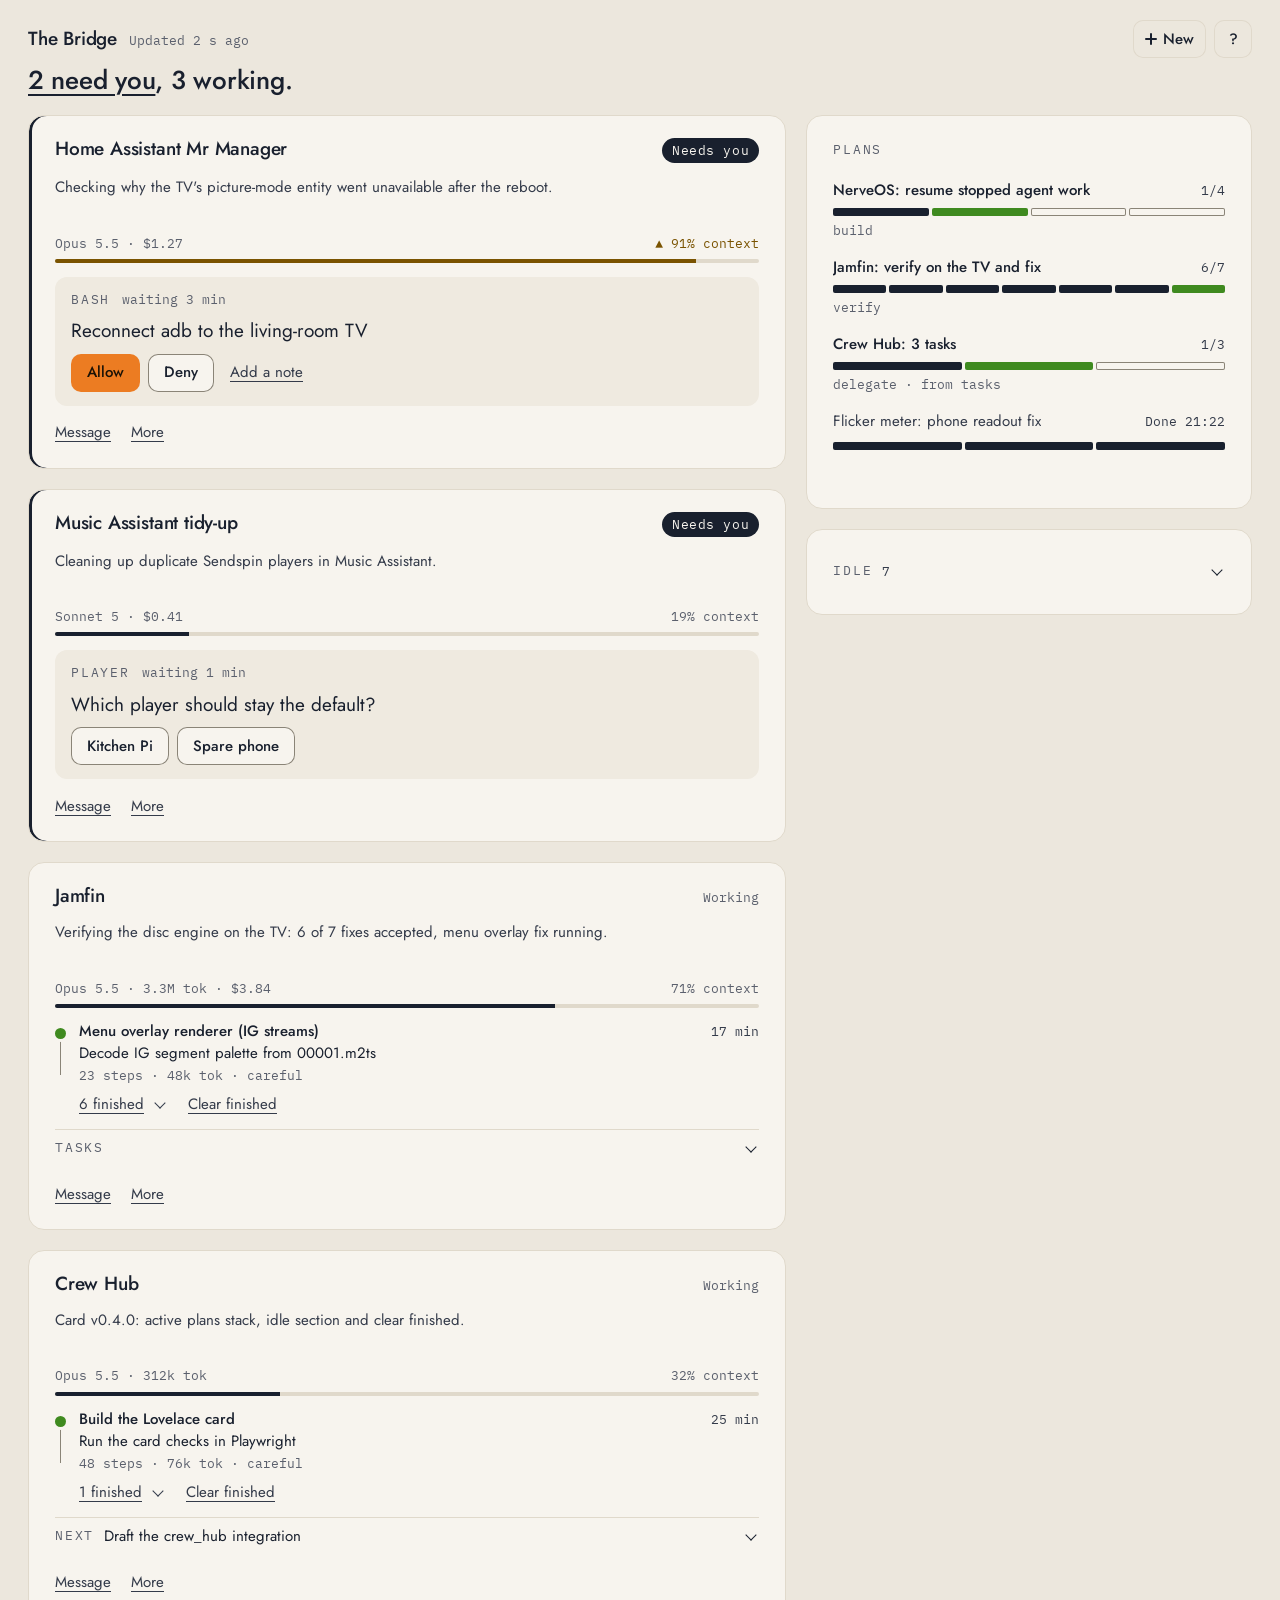
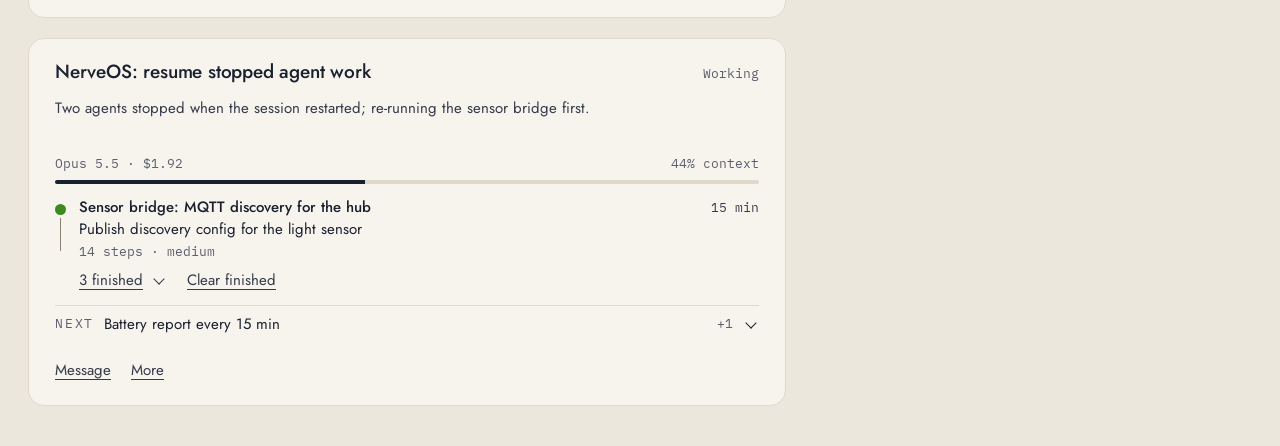
<file: card/preview-hass.html>
<!doctype html>
<html lang="en">
<head>
<meta charset="utf-8">
<meta name="viewport" content="width=device-width,initial-scale=1">
<title>The Bridge card: hass feed preview</title>
<style>html,body{margin:0}</style>
<script src="crew-hub-card.js"></script>
</head>
<body>
<crew-hub-card id="card"></crew-hub-card>
<script>
// Fake hass for the integration feed: connection.subscribeMessage answers crew_hub/subscribe with the fixture as a
// "full" message (store shape), then a "machine" update for nas after 2 s and every second after that (like crew-hubd).
// sendMessagePromise answers crew_hub/command after 600 ms: {ok: true}, or an error for the session named "error demo".
// crew_hub/dismiss is answered after 300 ms with {ok: true} and, like the integration's store, the machine is pushed again
// without the dismissed agents (and dismissed sessions while idle/ended); window.__dismissed records the requests.
// ?refuse=1 makes the subscription fail the way a non-admin user or a missing integration does.
// ?stress=1 replaces nas with a busy evening (stress.js-free, seeded): 5 working sessions with plans, 6-10 running agents
// each that start/finish/fail, changing note/summary lengths, task statuses and done counts advancing, one session flipping
// working/waiting, one going idle and back, finished agents pruned like crew-hubd (6 newest, 12 agents), tokens/cost growing.
// &manual=1 stops the timer; window.__stressTick() then runs one update (card/measure-jumps.js drives it).
// &scroller=1 puts the card inside a shadow-DOM scroll container (like HA's view), &noanchor=1 turns off the browser's
// own scroll anchoring (overflow-anchor:none, like Safari) so the card's own compensation is what's measured.
// ?theme=light|dark sets hass.themes.darkMode like Home Assistant's own day/night (without it the device decides).
const FIXTURE_NOW = Date.parse("2026-10-26T14:30:00Z");
const ISO = /^\d{4}-\d{2}-\d{2}T\d{2}:\d{2}:\d{2}(\.\d+)?Z$/;
function shift(v, delta) {
  if (typeof v === "string" && ISO.test(v)) return new Date(Date.parse(v) + delta).toISOString();
  if (Array.isArray(v)) return v.map(x => shift(x, delta));
  if (v && typeof v === "object") { const o = {}; for (const k in v) o[k] = shift(v[k], delta); return o; }
  return v;
}
const params = new URLSearchParams(location.search);
window.__feed = {subscribes: 0, unsubscribes: 0, updateSent: false, updates: 0};
window.__cmds = [];
window.__dismissed = [];
const dismissed = {};  // machine -> session -> {agents: Set, session: bool}
function publicView(id, view) {
  const d = dismissed[id];
  if (!d || !view.snapshot) return view;
  const sessions = [];
  for (const s of view.snapshot.sessions || []) {
    const it = d[s.id];
    if (!it) { sessions.push(s); continue; }
    if (it.session && s.status !== "working" && s.status !== "waiting") continue;
    sessions.push(Object.assign({}, s, {agents: (s.agents || []).filter(a => !it.agents.has(a.id))}));
  }
  return Object.assign({}, view, {snapshot: Object.assign({}, view.snapshot, {sessions})});
}

// ---- ?stress=1: a busy evening on nas, deterministic (seeded) so before/after measurements compare ----
const STRESS = params.has("stress");
const stress = (() => {
  let seed = Number(params.get("seed")) || 7;
  const rnd = () => { seed |= 0; seed = seed + 0x6D2B79F5 | 0; let t = Math.imul(seed ^ seed >>> 15, 1 | seed);
    t = t + Math.imul(t ^ t >>> 7, 61 | t) ^ t; return ((t ^ t >>> 14) >>> 0) / 4294967296; };
  const pick = a => a[Math.floor(rnd() * a.length)];
  const iso = t => new Date(t).toISOString();
  const WORDS = ["Read", "Grep", "Edit", "Run tests for", "Build", "Check", "Compare", "Patch", "Measure", "Trace", "Write"];
  const THINGS = ["the IG segment parser", "state.py fold rules", "the Lovelace card layout at 390 px", "MQTT discovery payloads",
    "the ExoPlayer HDR path on the living-room TV over adb with the debug build", "plan strip", "tokens", "the webhook signer",
    "BDMV/PLAYLIST/00000.mpls and every clip it references, including the angle and the subtitle streams", "README"];
  const note = () => { const n = 1 + Math.floor(rnd() * 3); let t = pick(WORDS) + " " + pick(THINGS);
    for (let i = 1; i < n; i++) t += ", then " + pick(WORDS).toLowerCase() + " " + pick(THINGS); return t; };
  const SUMS = ["Done.", "Fixed and verified with the unit tests.", "Blocked: the TV refused the adb connection after the reboot, retried three times and gave up; needs a fresh pairing code from Isaac.",
    "Patched 3 files; 47 tests pass.", "Measured 120 Hz PWM on the test phone at 30 % brightness, matches the reference meter within 2 %."];
  const TIERS = ["light", "medium", "careful", "heavy"];
  let now = Date.now(), nid = 1, tick = 0;
  const mkAgent = (title, startedAt) => ({id: "ag" + String(nid++).padStart(14, "0"), type: "crew-flow:crew-" + pick(TIERS), title,
    model: "claude-opus-5-5", status: "running", startedAt: iso(startedAt), endedAt: null, stopReason: null, steps: 1 + Math.floor(rnd() * 20),
    current: {text: note(), at: iso(startedAt)}, trail: [], tokens: rnd() < .5 ? null : {in: 900, out: 4000, cacheRead: 20000, cacheWrite: 3000}});
  const mkPlan = (name, n, t) => ({title: name + ": plan " + (1 + Math.floor(rnd() * 9)), phase: "build", done: 0, total: n, finished: false,
    updatedAt: iso(t), source: rnd() < .4 ? "tasks" : "file",
    tasks: [...Array(n)].map((_, i) => ({id: "t" + (i + 1), title: note().slice(0, 30 + Math.floor(rnd() * 60)), tier: pick(TIERS), status: "queued", order: i + 1}))});
  const NAMES = ["Jamfin", "Crew Hub", "NerveOS: resume stopped agent work", "Retro frontend", "Flicker meter"];
  const sessions = NAMES.map((name, i) => {
    const t0 = now - (i + 1) * 7 * 60000;
    const s = {id: "stress-" + i, kind: i % 2 ? "bg" : "interactive", controls: i % 2 ? ["send", "answer", "interrupt", "stop"] : ["send", "answer"],
      name, project: name.toLowerCase().split(/\W/)[0], status: "working", summary: SUMS[i % SUMS.length], model: "claude-opus-5-5",
      ctx: {used: 60000 + i * 20000, max: 200000}, costUsd: 1 + i * 2.3, startedAt: iso(t0), updatedAt: iso(now - i * 20000), tasks: [],
      tokens: {in: 20000, out: 50000 + i * 1000, cacheRead: 800000 + i * 300000, cacheWrite: 60000, cacheHit: .9},
      plan: mkPlan(name, 12 + i, now - i * 60000), agents: []};
    if (i === 2) s.localName = "project-4f";
    const n = 6 + Math.floor(rnd() * 5);
    for (let k = 0; k < n; k++) {
      const task = s.plan.tasks[k];
      const a = mkAgent(task.title, t0 + k * 30000);
      task.status = "running"; task.agentId = a.id;
      if (i === 2 && k === 3) { a.title = task.title = "Watch: sensor bridge MQTT discovery"; a.keep = true; }
      s.agents.push(a);
    }
    return s;
  });
  const idle = ["Wall tablet kiosk", "Sendspin Speaker", "Game PC setup"].map((name, i) => ({id: "stress-idle-" + i, kind: "interactive",
    controls: ["send", "answer"], name, status: "idle", summary: SUMS[(i + 2) % SUMS.length], updatedAt: iso(now - (i + 1) * 3600000), agents: [], tasks: []}));
  const machine = {id: "nas", name: "nas", version: "0.5.0", updatedAt: iso(now),
    commands: {enabled: true, folders: [{key: "crew-hub", label: "Crew Hub"}], models: ["claude-opus-5-5"], permissionModes: ["default", "auto"]}};
  const snapshot = () => structuredClone({machine, sessions: [...sessions, ...idle]});
  function stepSession(s, i) {
    let touched = false;
    const touch = () => { touched = true; };
    if (i === 1 && tick % 5 === 0) {  // working <-> waiting
      if (s.status === "working") { s.status = "waiting"; s.waiting = {kind: "permission", tool: "Bash", text: "Run the integration tests", requestId: "req_s" + tick, since: iso(now), hubCanAnswer: true}; }
      else { s.status = "working"; delete s.waiting; }
      touch();
    }
    if (i === 4 && tick % 8 === 4) { s.status = s.status === "idle" ? "working" : "idle"; touch(); }
    if (rnd() < .3) { s.summary = pick(SUMS) + (rnd() < .5 ? " " + note() : ""); touch(); }
    for (const a of s.agents) {
      if (a.status !== "running") continue;
      if (rnd() < .5) {
        a.trail = [...a.trail, a.current].slice(-3); a.current = {text: note(), at: iso(now)}; a.steps += 1 + Math.floor(rnd() * 3);
        if (a.tokens || rnd() < .3) { const t = a.tokens || {in: 0, out: 0, cacheRead: 0, cacheWrite: 0}; t.out += 3000; t.cacheRead += 40000 + Math.floor(rnd() * 900000); a.tokens = t; }
        touch();
      }
      if (!a.keep && rnd() < .08) {
        a.status = rnd() < .2 ? "failed" : "done"; a.endedAt = iso(now); a.summary = pick(SUMS);
        const t = s.plan.tasks.find(x => x.agentId === a.id);
        if (t) { t.status = a.status === "failed" ? "failed" : "done"; t.summary = a.summary; }
        touch();
      }
    }
    const running = s.agents.filter(a => a.status === "running").length;
    if (s.status !== "idle" && (running < 6 || (running < 10 && rnd() < .25))) {
      let t = s.plan.tasks.find(x => x.status === "queued");
      if (!t && s.plan.tasks.every(x => x.status === "done" || x.status === "failed")) { s.plan.finished = true; s.plan.phase = "finished"; }
      if (t) {
        const a = mkAgent(t.title, now); t.status = "running"; t.agentId = a.id; s.agents.push(a); touch();
        // crew-hubd: at most 12 agents, the oldest finished one goes
        const f = s.agents.filter(x => x.status !== "running").sort((p, q) => Date.parse(p.endedAt) - Date.parse(q.endedAt));
        if (s.agents.length > 12 && f.length) s.agents = s.agents.filter(x => x !== f[0]);
      }
    }
    // crew-hubd: keep the 6 newest finished agents
    const fin = s.agents.filter(a => a.status !== "running").sort((p, q) => Date.parse(q.endedAt) - Date.parse(p.endedAt));
    if (fin.length > 6) { const drop = new Set(fin.slice(6)); s.agents = s.agents.filter(a => !drop.has(a)); }
    s.plan.done = s.plan.tasks.filter(x => x.status === "done").length;
    if (touched) {
      s.updatedAt = iso(now); s.plan.updatedAt = iso(now);
      s.costUsd += .01 + rnd() * .2; s.tokens.cacheRead += Math.floor(rnd() * 400000); s.tokens.out += 2000;
    }
  }
  function step() {
    now = Date.now(); tick++;
    sessions.forEach(stepSession);
    machine.updatedAt = iso(now);
    return snapshot();
  }
  return {snapshot, step};
})();

class FakeConnection {
  constructor(fixture) { this.fixture = fixture; this.listeners = {}; }
  addEventListener(t, f) { (this.listeners[t] = this.listeners[t] || []).push(f); }
  removeEventListener(t, f) { this.listeners[t] = (this.listeners[t] || []).filter(x => x !== f); }
  sendMessagePromise(msg) {
    if (msg && msg.type === "crew_hub/dismiss") {
      window.__dismissed.push(structuredClone(msg));
      return new Promise(resolve => setTimeout(() => {
        const it = ((dismissed[msg.machine] = dismissed[msg.machine] || {})[msg.session] = dismissed[msg.machine][msg.session]
          || {agents: new Set(), session: false});
        for (const a of msg.agents || []) it.agents.add(a);
        if (msg.session_dismissed) it.session = true;
        resolve({ok: true});
        if (this.push) this.push(msg.machine);
      }, 300));
    }
    window.__cmds.push(structuredClone(msg));
    return new Promise((resolve, reject) => setTimeout(() => {
      if (!msg || msg.type !== "crew_hub/command") { reject({code: "unknown_command", message: "Unknown command."}); return; }
      const sessions = (this.fixture[msg.machine] || {}).sessions || [];
      const sess = sessions.find(s => s.id === (msg.args || {}).session);
      if (sess && sess.name === "error demo") resolve({ok: false, error: "no_ack"});
      else resolve(msg.action === "start" ? {ok: true, result: {bgId: "bg_preview"}} : {ok: true});
    }, 600));
  }
  async subscribeMessage(cb, msg, opts) {
    window.__feed.subscribes++;
    if (!msg || msg.type !== "crew_hub/subscribe") throw {code: "unknown_command", message: "Unknown command."};
    if (params.has("refuse")) throw {code: "unauthorized", message: "Unauthorized"};
    const machines = {};
    for (const [id, snap] of Object.entries(this.fixture)) {
      const {status, ...rest} = snap;
      machines[id] = {status: status || "unknown", snapshot: rest, receivedAt: Date.now(), configured: id !== "mac"};
    }
    const pub = () => Object.fromEntries(Object.entries(machines).map(([id, v]) => [id, publicView(id, v)]));
    this.push = id => cb({type: "machine", id, data: publicView(id, machines[id])});
    setTimeout(() => cb({type: "full", machines: pub()}), 0);
    if (STRESS) {
      machines.nas = {status: "online", snapshot: stress.snapshot(), receivedAt: Date.now(), configured: true};
      const tick = () => {
        machines.nas = {status: "online", snapshot: stress.step(), receivedAt: Date.now(), configured: true};
        cb({type: "machine", id: "nas", data: publicView("nas", structuredClone(machines.nas))});
        window.__feed.updateSent = true;
        window.__feed.updates++;
      };
      window.__stressTick = tick;
      setTimeout(() => cb({type: "full", machines: pub()}), 0);
      if (!params.has("manual")) setTimeout(() => { tick(); setInterval(tick, 1000); }, 2000);
      return () => { window.__feed.unsubscribes++; };
    }
    const update = () => {
      const nas = structuredClone(machines.nas);
      const now = new Date().toISOString();
      const ag = nas.snapshot.sessions[0].agents[0];
      if (ag.current) ag.trail = [...(ag.trail || []), ag.current].slice(-3);
      ag.current = {text: `Integration update ${window.__feed.updates + 1}: overlay frame matched`, at: now};
      ag.steps += 1;
      nas.snapshot.sessions[0].updatedAt = now;
      nas.snapshot.machine.updatedAt = now;
      nas.receivedAt = Date.now();
      machines.nas = nas;
      cb({type: "machine", id: "nas", data: publicView("nas", nas)});
      window.__feed.updateSent = true;
      window.__feed.updates++;
    };
    setTimeout(() => { update(); setInterval(update, 1000); }, 2000);
    return () => { window.__feed.unsubscribes++; };
  }
}

(async () => {
  const card = document.getElementById("card");
  if (params.has("scroller")) {
    // Like HA's view: the card sits in light DOM, slotted into a scrolling div inside a shadow root.
    const host = document.createElement("div");
    host.id = "fake-ha-view";
    const sr = host.attachShadow({mode: "open"});
    sr.innerHTML = '<style>:host{display:block}.scroller{height:100vh;overflow-y:auto}</style><div class="scroller"><slot></slot></div>';
    card.before(host);
    host.append(card);
    if (params.has("noanchor")) sr.querySelector(".scroller").style.overflowAnchor = "none";
  } else if (params.has("noanchor")) document.documentElement.style.overflowAnchor = document.body.style.overflowAnchor = "none";
  card.setConfig({type: "custom:crew-hub-card"});
  const raw = await (await fetch("fixtures/snapshot-sample.json")).json();
  const connection = new FakeConnection(shift(raw, Date.now() - FIXTURE_NOW));
  const user = {is_admin: !params.has("refuse")};
  const themes = params.has("theme") ? {darkMode: params.get("theme") === "dark", theme: "default"} : undefined;
  // HA sets hass on every state change; the card must subscribe only once per connection.
  card.hass = {connection, user, states: {}, themes};
  card.hass = {connection, user, states: {}, themes};
})();
</script>
</body>
</html>
</file>
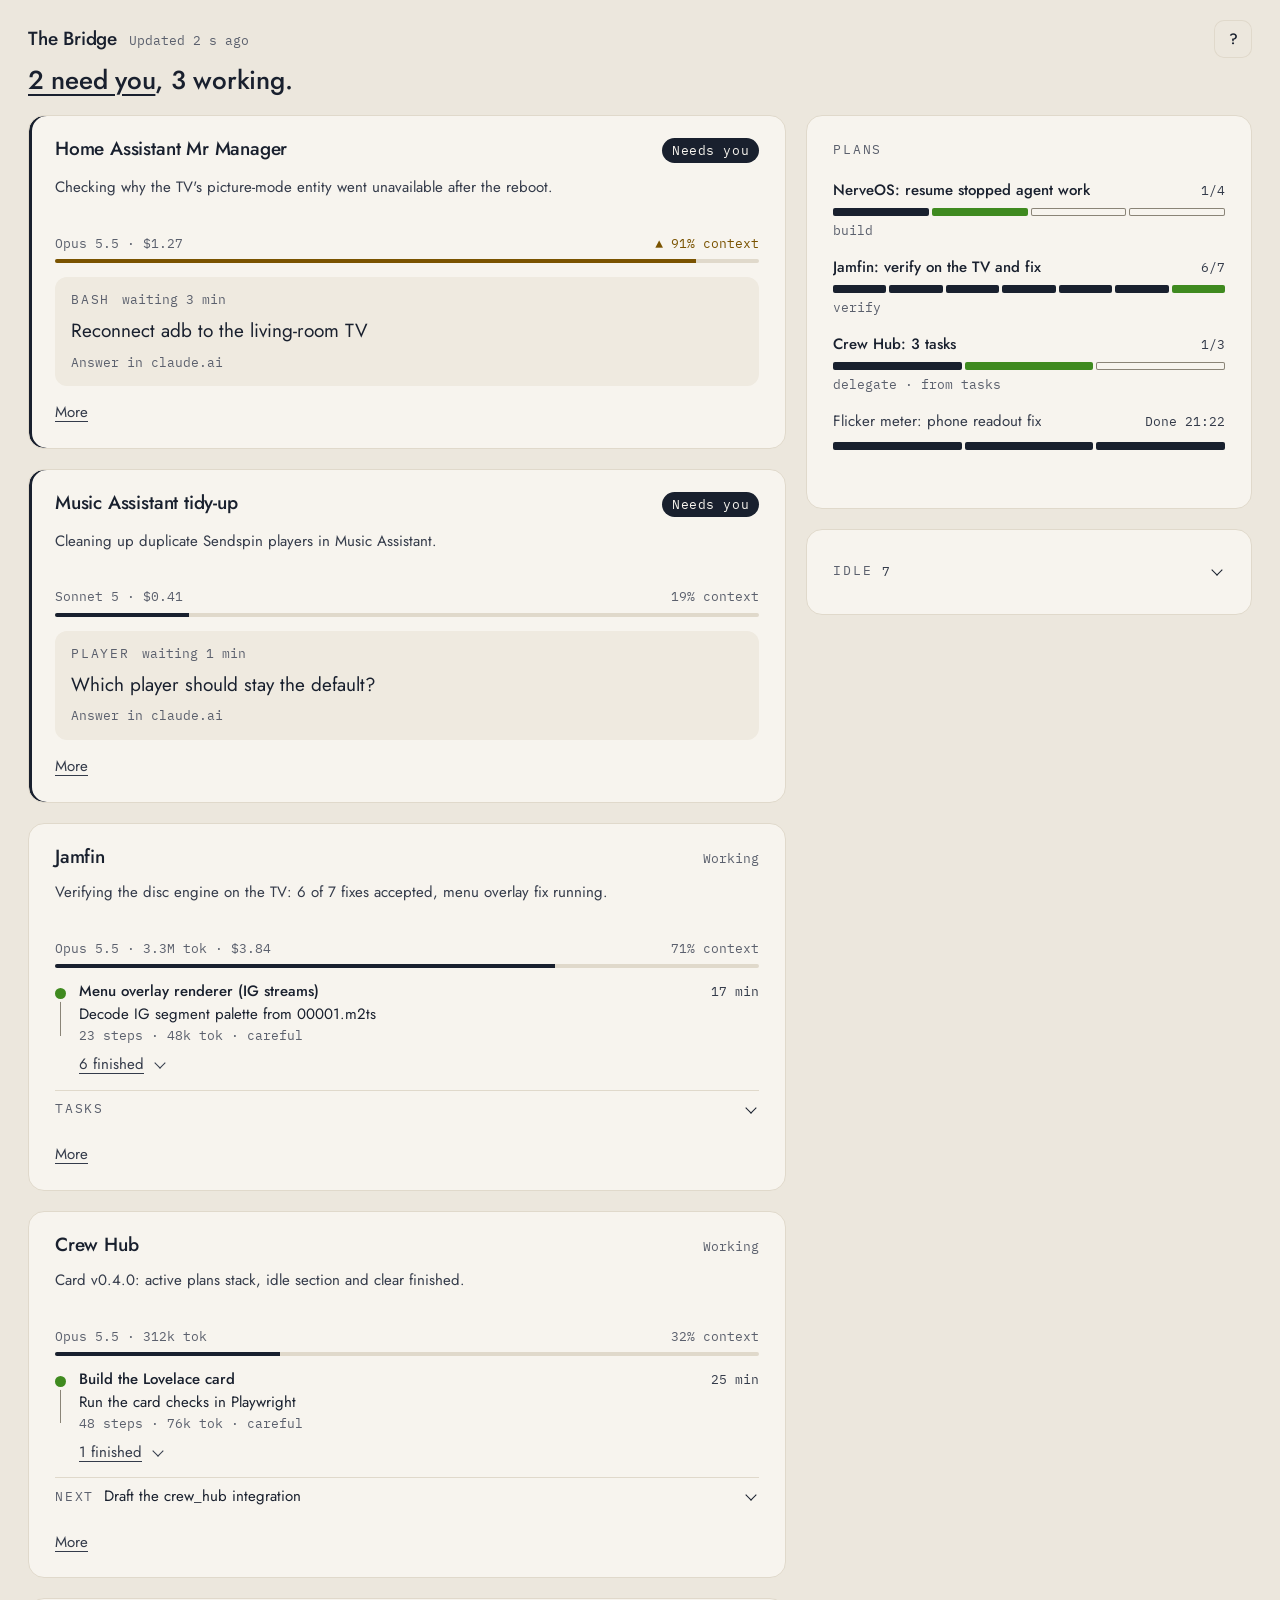
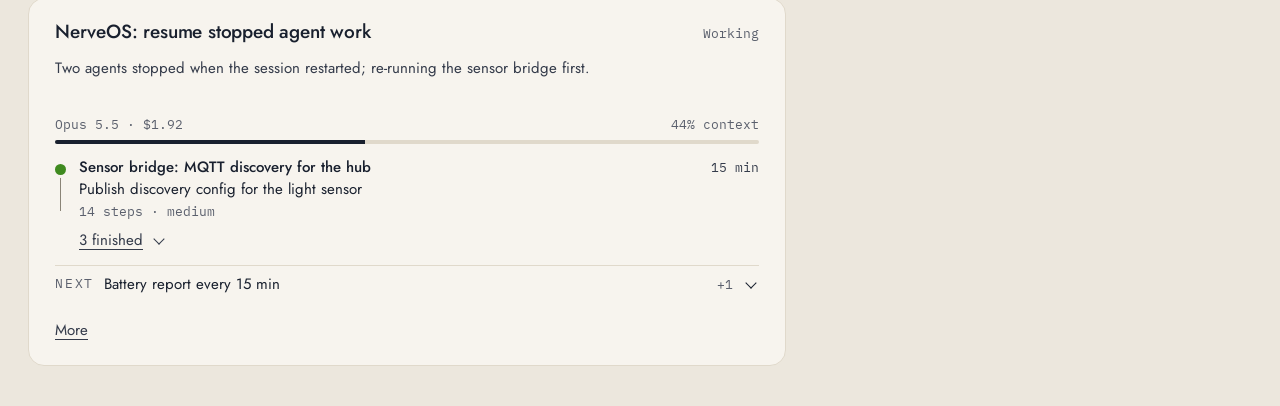
<file: card/preview.html>
<!doctype html>
<html lang="en">
<head>
<meta charset="utf-8">
<meta name="viewport" content="width=device-width,initial-scale=1">
<title>The Bridge card preview</title>
<style>html,body{margin:0}</style>
<script src="crew-hub-card.js"></script>
</head>
<body>
<crew-hub-card id="card"></crew-hub-card>
<script>
// Preview harness: loads the fixture, shifts its timestamps so the fixture's fixed "now" becomes the real now,
// then advances a running agent's step every 3 s to show live updates.
const FIXTURE_NOW = Date.parse("2026-10-26T14:30:00Z");
const ISO = /^\d{4}-\d{2}-\d{2}T\d{2}:\d{2}:\d{2}(\.\d+)?Z$/;
function shift(v, delta) {
  if (typeof v === "string" && ISO.test(v)) return new Date(Date.parse(v) + delta).toISOString();
  if (Array.isArray(v)) return v.map(x => shift(x, delta));
  if (v && typeof v === "object") { const o = {}; for (const k in v) o[k] = shift(v[k], delta); return o; }
  return v;
}
const NEXT = ["Map remote keys to IG button navigation", "Render button overlay at 1920x1080", "Run instrumented test on the TV",
  "Compare overlay against reference frame", "Read HDMV navigation commands", "Commit menu renderer patch"];
(async () => {
  const card = document.getElementById("card");
  card.setConfig({type: "custom:crew-hub-card"});
  const raw = await (await fetch("fixtures/snapshot-sample.json")).json();
  let data = shift(raw, Date.now() - FIXTURE_NOW);
  card.setSnapshots(data);
  let n = 0;
  setInterval(() => {
    const now = new Date().toISOString();
    const sess = data.nas.sessions[0];
    const ag = sess.agents[n % 2];
    if (ag.current) ag.trail = [...ag.trail, ag.current].slice(-3);
    ag.current = {text: NEXT[n % NEXT.length], at: now};
    ag.steps += 1;
    sess.updatedAt = now; data.nas.machine.updatedAt = now;
    n++;
    data = structuredClone(data);
    card.setSnapshots(data);
  }, 3000);
})();
</script>
</body>
</html>
</file>
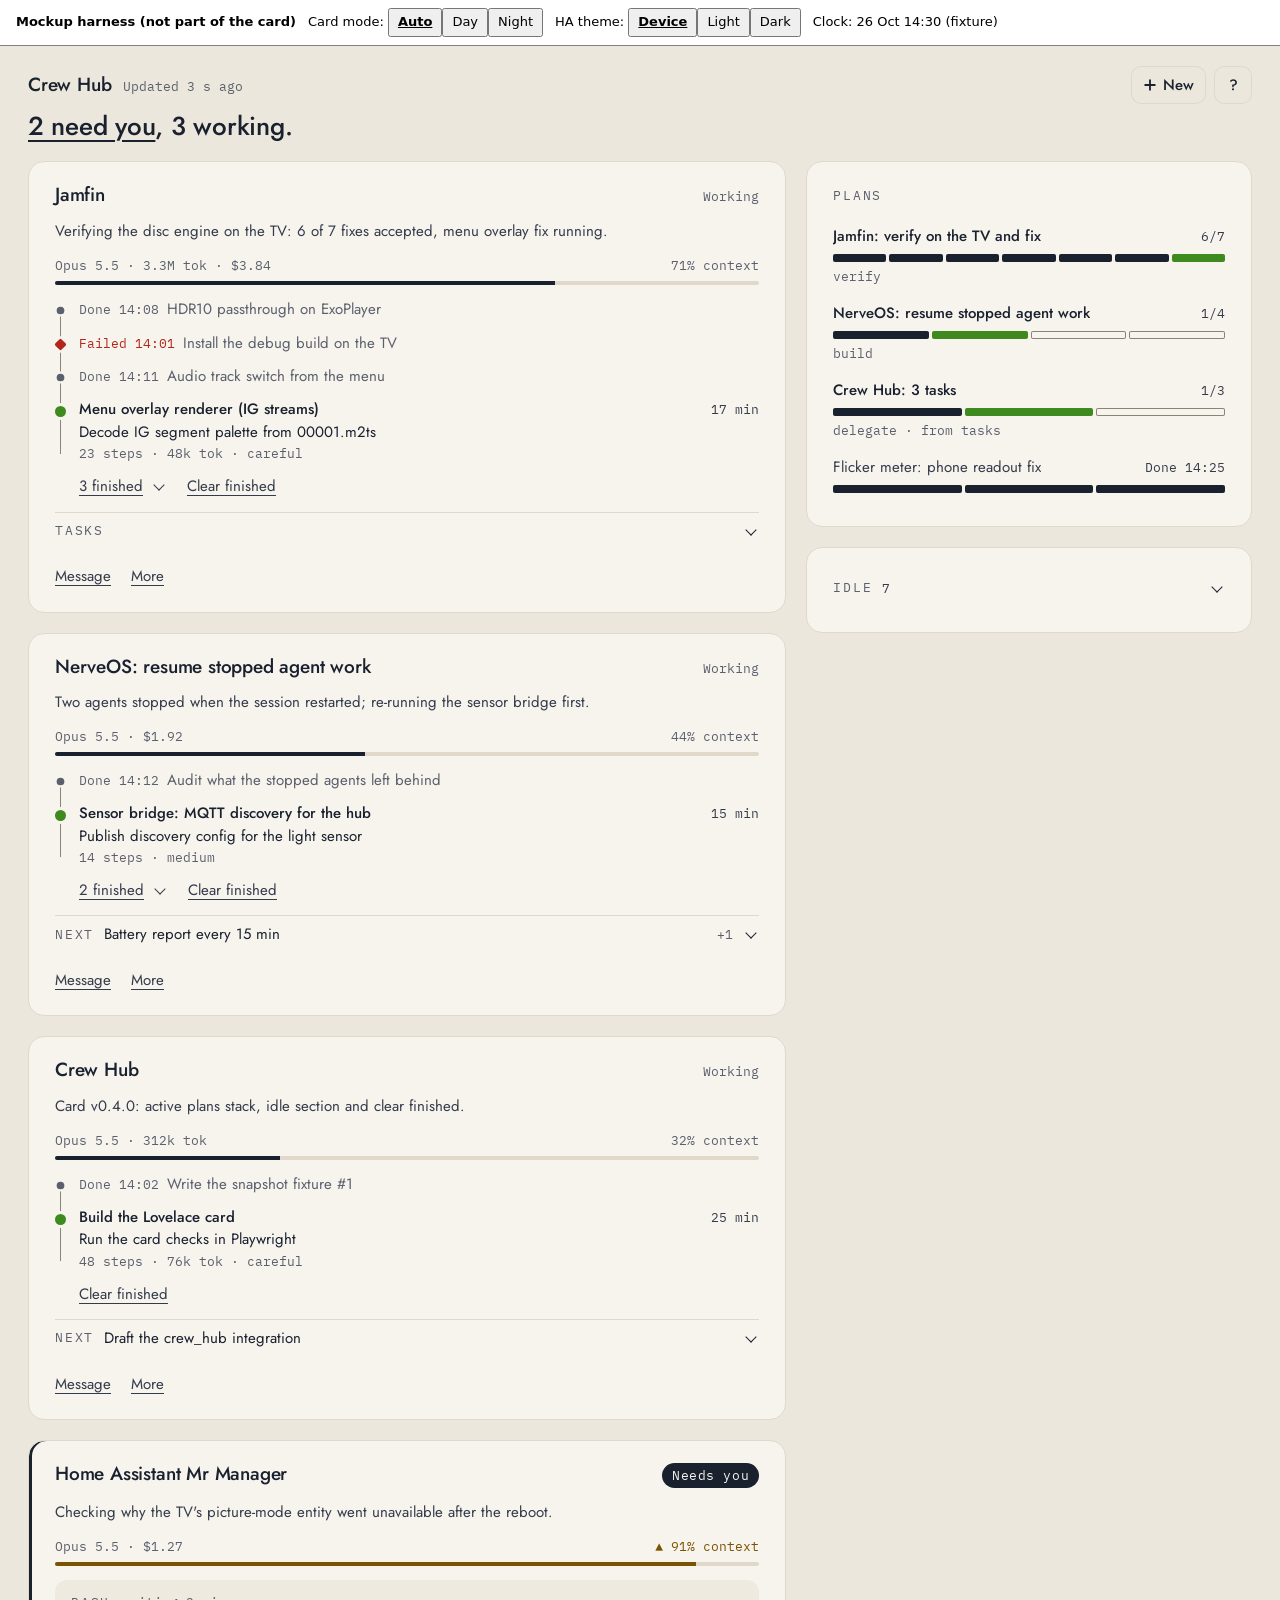
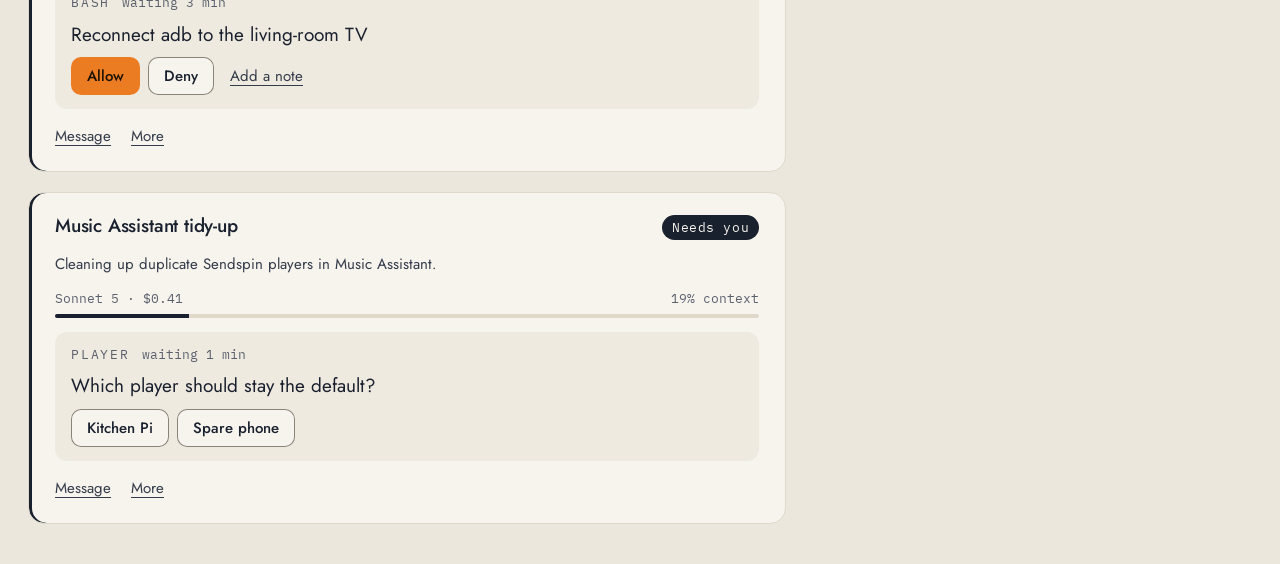
<file: design/callsheet-harmony/mockup.html>
<!doctype html>
<html lang="en">
<head>
<meta charset="utf-8">
<meta name="viewport" content="width=device-width,initial-scale=1">
<title>Crew Hub in Callsheet's Jam look (mockup)</title>
<!-- Design mockup, not the card. Offline: fonts load from ./fonts, data is inlined, no outside requests.
     The token block inside the card style is copied verbatim from Callsheet d27188c app/static/app.css (see the comment there).
     URL options: ?mode=auto|light|dark  &theme=light|dark (HA theme)  &open=idle,new,help,trail,more  &shot=1 (hide this bar) -->
<style data-crew-hub-fonts>
/* Callsheet d27188c app.css lines 9 and 27, verbatim. The real card injects this once into document.head
   (Chrome ignores @font-face inside a shadow root) with URLs resolved against /crew_hub/crew-hub-card.js. */
@font-face{font-family:"Jost";src:url(fonts/jost.ttf) format("truetype");font-weight:100 900;font-display:swap}
@font-face{font-family:"IBM Plex Mono";src:url(fonts/ibm-plex-mono-400.woff2) format("woff2");font-weight:400;unicode-range:U+0000-00FF,U+0131,U+0152-0153,U+02BB-02BC,U+02C6,U+02DA,U+02DC,U+0304,U+0308,U+0329,U+2000-206F,U+20AC,U+2122,U+2191,U+2193,U+2212,U+2215,U+FEFF,U+FFFD;font-display:swap}
</style>
<style>
html,body{margin:0;padding:0}
.harness{font:13px/1.3 system-ui,sans-serif;color-scheme:light dark;background:Canvas;color:CanvasText;display:flex;flex-wrap:wrap;
  gap:6px 12px;align-items:center;padding:8px 16px;border-bottom:1px solid GrayText}
.harness button{font:inherit;padding:4px 8px}
.harness [aria-pressed=true]{font-weight:700;text-decoration:underline}
</style>
</head>
<body>
<div class="harness" id="harness"></div>
<crew-hub-card id="card" data-fill></crew-hub-card>

<template id="crew-hub-css"><style>
/* ===== TOKENS. Verbatim from Callsheet d27188c app/static/app.css lines 593-668 (Jam), 2022-2023 (motion scale),
   2037 (reduced motion), 2608-2610 (panel base). Only three mechanical rewrites for the shadow root:
   ":root[data-theme=dark]" -> ":host([data-theme=dark])", ":root:not([data-theme=light])" -> ":host(:not([data-theme=light]))",
   "@media (max-width:700px)" -> "@container crew (max-width:700px)". ===== */
/* ================= 0.11.0: JAM (the default; jam-design HANDOFF.md "calm instruments", mockups/pass6/callsheet.html) =================
   Day and Night are pass 6's :root values: ground --bg, panel --surface, press --surface-2, hair --rule, ink, dim --muted,
   orange --accent (the one thing to do now). Text-bearing reds use the deeper alert ink (--alert); the red alert key is
   --alert-key with --on-alert-key. Extra tokens for the panel structure: --ink2 --inset --bubble --kline --walnut
   --alert-key --on-alert-key --warn --warn-ink --warn-line. Area colours are calm marks (blue, teal, violet, walnut), never
   orange or a state colour. Structure: data-base=panel (the end of this file). */
.app[data-look=jam]{
  color-scheme:light;
  --font-display:"Jost","Helvetica Neue",Arial,sans-serif;
  --font-body:"Jost","Helvetica Neue",Arial,sans-serif;
  --display-case:none;--display-weight:500;--display-lh:1.12;--display-track:-.01em;
  --label-case:uppercase;--label-track:.14em;--label-weight:400;
  --radius:10px;--tag-radius:999px;--chip-radius:10px;--phone-radius:0px;
  --rule-w:1px;--rule-mid:1px;--rule-heavy:1px;--frame-w:1px;--gap-tight:8px;
  --base-size:16px;--lh:1.45;--focus-w:2px;
  --cut:none;--cut-bar:none;--cut-torn:none;
  --fs-xs:13px;--fs-sm:14px;--fs-md:15px;--fs-lg:17px;--fs-time:17px;
  --fs-h3:19px;--fs-h2:26px;--fs-h1:40px;--fs-stat:30px;--fs-hero:30px;--bezel-w:1px;
  --font-label:"IBM Plex Mono",ui-monospace,monospace;--font-mono:"IBM Plex Mono",ui-monospace,monospace;
  --font-stat:"IBM Plex Mono",ui-monospace,monospace;--stat-weight:400;--btn-radius:10px;--ease:cubic-bezier(.16,1,.3,1);
  /* colour: Day */
  --bg:#ece7dd;--surface:#f7f4ee;--surface-2:#e8e2d5;--text:#19202e;--muted:#5b606d;--rule:#e0d9cb;
  --accent:#ec7c22;--on-accent:#1a1206;--alert:#b3261b;--ok:#3f8a1f;
  --area-1:#4a6396;--on-area-1:#f7f4ee;--area-2:#2c6d7d;--on-area-2:#f7f4ee;
  --area-3:#6f52a3;--on-area-3:#f7f4ee;--area-4:#6b4428;--on-area-4:#f7f4ee;
  --sel:#19202e;--on-sel:#f7f4ee;
  --masthead:#ece7dd;--on-masthead:#19202e;--eyebrow:#5b606d;
  --box:#f7f4ee;--on-box:#19202e;--callbox:#f7f4ee;--on-callbox:#19202e;
  --panel:#f7f4ee;--on-panel:#19202e;--panel-head:transparent;--on-panel-head:#19202e;--panel-mark:#6b4428;
  --track:#e0d9cb;--fill:#19202e;--field:#efeae0;--field-line:#8a8477;
  --phone:#ece7dd;--bezel:#e0d9cb;
  --tabbar:#ece7dd;--on-tabbar:#5b606d;--tab-on:#ece7dd;--on-tab-on:#19202e;
  --focus:#19202e;
  --ink2:#343b4a;--inset:#efeae0;--bubble:#e6dfd0;--kline:#8a8477;--walnut:#6b4428;
  --alert-key:#ff5a48;--on-alert-key:#1c0804;--warn:#f2c14e;--warn-ink:#7a5300;--warn-line:#a87a12;
}
.app[data-look=jam][data-mode=dark],
:host([data-theme=dark]) .app[data-look=jam][data-mode=auto]{
  color-scheme:dark;
  --bg:#10141d;--surface:#161c28;--surface-2:#202838;--text:#ece5d3;--muted:#9f9a8b;--rule:#232b3a;
  --accent:#f08a2c;--on-accent:#1a1206;--alert:#ff8a7a;--ok:#7bd651;
  --area-1:#8098c8;--on-area-1:#10141d;--area-2:#5ea3b3;--on-area-2:#10141d;
  --area-3:#a58bd3;--on-area-3:#10141d;--area-4:#c09a74;--on-area-4:#10141d;
  --sel:#ece5d3;--on-sel:#161c28;
  --masthead:#10141d;--on-masthead:#ece5d3;--eyebrow:#9f9a8b;
  --box:#161c28;--on-box:#ece5d3;--callbox:#161c28;--on-callbox:#ece5d3;
  --panel:#161c28;--on-panel:#ece5d3;--panel-head:transparent;--on-panel-head:#ece5d3;--panel-mark:#c09a74;
  --track:#232b3a;--fill:#ece5d3;--field:#10141d;--field-line:#636e87;
  --phone:#10141d;--bezel:#232b3a;
  --tabbar:#10141d;--on-tabbar:#9f9a8b;--tab-on:#10141d;--on-tab-on:#ece5d3;
  --focus:#ece5d3;
  --ink2:#d2cbb9;--inset:#1b2230;--bubble:#232c3e;--kline:#636e87;--walnut:#6b4428;
  --alert-key:#ff5a48;--on-alert-key:#1c0804;--warn:#f2c14e;--warn-ink:#f2c14e;--warn-line:#f2c14e;
}
@media (prefers-color-scheme: dark){
:host(:not([data-theme=light])) .app[data-look=jam][data-mode=auto]{
  color-scheme:dark;
  --bg:#10141d;--surface:#161c28;--surface-2:#202838;--text:#ece5d3;--muted:#9f9a8b;--rule:#232b3a;
  --accent:#f08a2c;--on-accent:#1a1206;--alert:#ff8a7a;--ok:#7bd651;
  --area-1:#8098c8;--on-area-1:#10141d;--area-2:#5ea3b3;--on-area-2:#10141d;
  --area-3:#a58bd3;--on-area-3:#10141d;--area-4:#c09a74;--on-area-4:#10141d;
  --sel:#ece5d3;--on-sel:#161c28;
  --masthead:#10141d;--on-masthead:#ece5d3;--eyebrow:#9f9a8b;
  --box:#161c28;--on-box:#ece5d3;--callbox:#161c28;--on-callbox:#ece5d3;
  --panel:#161c28;--on-panel:#ece5d3;--panel-head:transparent;--on-panel-head:#ece5d3;--panel-mark:#c09a74;
  --track:#232b3a;--fill:#ece5d3;--field:#10141d;--field-line:#636e87;
  --phone:#10141d;--bezel:#232b3a;
  --tabbar:#10141d;--on-tabbar:#9f9a8b;--tab-on:#10141d;--on-tab-on:#ece5d3;
  --focus:#ece5d3;
  --ink2:#d2cbb9;--inset:#1b2230;--bubble:#232c3e;--kline:#636e87;--walnut:#6b4428;
  --alert-key:#ff5a48;--on-alert-key:#1c0804;--warn:#f2c14e;--warn-ink:#f2c14e;--warn-line:#f2c14e;
}
}
@container crew (max-width:700px){
.app[data-look=jam]{--fs-h1:30px;--fs-stat:26px;--fs-h2:24px}
}
.app{--dur-1:150ms;--dur-2:250ms;--dur-3:350ms;background:var(--scene,var(--bg));letter-spacing:var(--body-track,normal);
  font-stretch:var(--body-stretch,normal);font-feature-settings:var(--font-features,normal)}
@media (prefers-reduced-motion:reduce){.app *,.app *::before,.app *::after{transition-duration:0s!important;animation-duration:0s!important;animation-delay:0s!important}}
.app[data-look=jam]{--dur-1:.15s;--dur-2:.25s}
.app[data-base=panel]{--pgap:20px;--ppad:22px 26px 24px;--prad:16px;--key-h:38px}
@container crew (max-width:700px){.app[data-base=panel]{--pgap:12px;--ppad:18px 18px 20px;--prad:14px;--key-h:44px}}
/* ===== Crew Hub components. Tokens only, no raw colours. ===== */
:host{display:block}
*,*::before,*::after{box-sizing:border-box}
.cq{container:crew / inline-size}
.app{font-family:var(--font-body);font-size:var(--fs-md);line-height:var(--lh);color:var(--text);-webkit-font-smoothing:antialiased}
:host([data-fill]) .app{min-height:100vh}
@media (pointer:coarse){.app[data-base=panel]{--key-h:44px}}
button,input,select,textarea{font:inherit;color:inherit;margin:0}
button{cursor:pointer}
:focus-visible{outline:var(--focus-w) solid var(--focus);outline-offset:2px}
[hidden]{display:none!important}
p,h2,h3,ul,ol,dl{margin:0}
.wrap{max-width:1344px;margin:0 auto;padding:20px 28px 40px}
@container crew (max-width:700px){.wrap{padding:12px 16px 32px}}

/* masthead + headline */
.mast{display:flex;align-items:center;gap:8px;margin:0 0 8px}
.bt{flex:1;min-width:0;display:flex;flex-wrap:wrap;align-items:baseline;gap:2px 12px}
.brand{font:var(--display-weight) var(--fs-h3)/1.1 var(--font-display);letter-spacing:var(--display-track)}
.fresh{font:400 var(--fs-xs)/1.3 var(--font-mono);color:var(--muted)}
.fresh.stale{color:var(--warn-ink)}
.sp{flex:1}
.hb{display:inline-flex;align-items:center;justify-content:center;gap:6px;min-height:var(--key-h);min-width:var(--key-h);padding:0 12px;
  border:0;border-radius:var(--radius);background:none;box-shadow:inset 0 0 0 1px var(--rule);font:500 var(--fs-md)/1 var(--font-body)}
.hb:hover{background:var(--inset)}
.hb[aria-expanded=true]{background:var(--inset);box-shadow:inset 0 0 0 1.5px var(--text)}
.hb svg{width:14px;height:14px;stroke:currentColor;stroke-width:1.8;fill:none}
.head{font:var(--display-weight) var(--fs-h2)/var(--display-lh) var(--font-display);letter-spacing:var(--display-track);margin:4px 0 20px;text-wrap:balance}
.jump{display:inline-block;font:inherit;letter-spacing:inherit;color:inherit;background:none;border:0;padding:9px 0;margin:-9px 0;
  text-decoration:underline;text-decoration-thickness:2px;text-underline-offset:5px}

/* layout: phone = one column (new, plans, sessions, idle); wide = sessions left, the rest right */
.grid{display:flex;flex-direction:column;gap:var(--pgap)}
.side{display:contents}
.sessions{display:flex;flex-direction:column;gap:var(--pgap);order:2;min-width:0}
.newp,.help{order:0}.plans{order:1}.idle{order:3}
@container crew (min-width:960px){
  .grid{display:grid;grid-template-columns:minmax(0,1.7fr) minmax(320px,1fr);align-items:start}
  .side{display:flex;flex-direction:column;gap:var(--pgap);min-width:0;grid-column:2;grid-row:1}
  .sessions{grid-column:1;grid-row:1}
}

/* panel structure (Callsheet data-base=panel) */
.panel{background:var(--surface);border:1px solid var(--rule);border-radius:var(--prad);padding:var(--ppad);min-width:0;scroll-margin-top:12px;
  transition:outline-color var(--dur-3) var(--ease)}
.panel.flash,.irow.flash{outline:var(--focus-w) solid var(--focus);outline-offset:3px}
.lab{font:var(--label-weight) var(--fs-xs)/1.3 var(--font-label);letter-spacing:var(--label-track);text-transform:var(--label-case);color:var(--muted)}
.mono{font:400 var(--fs-xs)/1.4 var(--font-mono);color:var(--muted)}
.ph{display:flex;align-items:center;justify-content:space-between;gap:12px;margin:0 0 10px;min-height:24px}
.chev{flex:none;width:8px;height:8px;margin:0 4px 3px 4px;border-right:1.5px solid currentColor;border-bottom:1.5px solid currentColor;
  transform:rotate(45deg);transition:transform var(--dur-1) var(--ease)}
[aria-expanded=true]>.chev{transform:translateY(3px) rotate(225deg)}

/* keys (pass 6 / Callsheet panel keys) */
.k{display:inline-flex;align-items:center;justify-content:center;gap:8px;min-height:var(--key-h);min-width:var(--key-h);padding:0 16px;border:0;
  border-radius:var(--radius);background:var(--surface);color:var(--text);box-shadow:inset 0 0 0 1px var(--kline);
  font:500 var(--fs-md)/1 var(--font-body);transition:background-color var(--dur-1) var(--ease),color var(--dur-1) var(--ease)}
.k:hover{background:var(--surface-2)}
.k.go{background:var(--accent);color:var(--on-accent);box-shadow:none}
.k.dark{background:var(--text);color:var(--surface);box-shadow:none}
.k.on{background:var(--inset);box-shadow:inset 0 0 0 1.5px var(--text)}
.k.q{background:none;box-shadow:none;padding:0 8px;color:var(--ink2);font-weight:400;text-decoration:underline;text-decoration-thickness:1px;text-underline-offset:4px}
.k.q:hover{color:var(--text)}
.k:disabled{opacity:.45;cursor:default}
.keys{display:flex;flex-wrap:wrap;gap:8px;align-items:center}
.fb{font:400 var(--fs-xs)/1.4 var(--font-mono);color:var(--ink2)}
.fb.err{color:var(--alert)}

/* plans: signature 1, the segmented track (one segment per task) */
.pl{list-style:none;padding:0;display:grid;gap:2px}
.plan{display:grid;gap:7px;width:calc(100% + 20px);margin:0 -10px;padding:9px 10px;text-align:left;background:none;border:0;border-radius:10px}
.plan:hover{background:var(--inset)}
.pt{display:flex;align-items:baseline;justify-content:space-between;gap:12px;min-width:0}
.pn{font:500 var(--fs-md)/1.3 var(--font-body);white-space:nowrap;overflow:hidden;text-overflow:ellipsis;min-width:0}
.pc{flex:none;font:400 var(--fs-xs)/1 var(--font-mono);color:var(--ink2)}
.plan.fin .pn{color:var(--ink2);font-weight:400}
.pm{font:400 var(--fs-xs)/1.2 var(--font-mono);color:var(--muted)}
.pm .al{color:var(--alert)}
.seg{display:flex;gap:3px;height:8px}
.seg i{flex:1;border-radius:2px;box-shadow:inset 0 0 0 1px var(--kline)}
.seg i.done{background:var(--fill);box-shadow:none}
.seg i.running{background:var(--ok);box-shadow:none}
.seg i.failed{background:var(--alert);box-shadow:none}
.seg.bar{background:var(--track);border-radius:2px}.seg.bar i{flex:none;box-shadow:none}

/* session panel */
.sess{display:grid;gap:14px}
.sess.cue-you{box-shadow:inset 3px 0 0 var(--text)}
.sess.cue-al{box-shadow:inset 3px 0 0 var(--alert)}
.sh{display:flex;align-items:baseline;justify-content:space-between;gap:6px 12px;flex-wrap:wrap}
.sn{font:var(--display-weight) var(--fs-h3)/1.2 var(--font-display);letter-spacing:var(--display-track);min-width:0;overflow-wrap:anywhere}
.st{flex:none;font:400 var(--fs-xs)/1 var(--font-mono);color:var(--muted)}
.st.you{background:var(--text);color:var(--surface);padding:6px 10px;border-radius:999px;letter-spacing:.04em}
.st.off{color:var(--alert)}
.st.off::before,.im .off::before{content:"";display:inline-block;width:8px;height:8px;border-radius:50%;background:var(--alert);margin-right:6px}
.sum{color:var(--ink2);display:-webkit-box;-webkit-line-clamp:2;-webkit-box-orient:vertical;overflow:hidden}
.metaw{display:grid;gap:6px}
.meta{display:flex;flex-wrap:wrap;justify-content:space-between;gap:2px 12px;font:400 var(--fs-xs)/1.4 var(--font-mono);color:var(--muted)}
.meta .warn{color:var(--warn-ink)}
.ctx{height:4px;border-radius:2px;background:var(--track);overflow:hidden}
.ctx i{display:block;height:100%;background:var(--fill)}
.ctx.warn i{background:var(--warn-ink)}

/* the ask (waiting prompt) */
.ask{background:var(--inset);border-radius:12px;padding:14px 16px;display:grid;gap:10px}
.at{display:flex;align-items:baseline;gap:4px 12px;flex-wrap:wrap}
.aq{font:400 var(--fs-h3)/1.3 var(--font-body)}
.note{width:100%}

/* agents: signature 2, the thread (a hairline spine; nodes carry state) */
.thread{position:relative;display:grid;gap:12px;padding-left:24px}
.thread::before{content:"";position:absolute;left:5px;top:10px;bottom:10px;width:1px;background:var(--kline)}
.ag{position:relative;min-width:0}
.node{position:absolute;left:-24px;top:6px;width:11px;height:11px;border-radius:50%;background:var(--surface);box-shadow:inset 0 0 0 1.5px var(--kline)}
.ag.run .node{background:var(--ok);box-shadow:0 0 0 3px var(--surface)}
.ag.done .node{background:var(--muted);box-shadow:0 0 0 3px var(--surface);transform:scale(.7)}
.ag.failed .node{background:var(--alert);border-radius:2px;box-shadow:0 0 0 3px var(--surface);transform:rotate(45deg) scale(.8)}
.agb{display:grid;gap:2px;width:100%;padding:0;background:none;border:0;text-align:left;border-radius:6px}
.agt{display:flex;justify-content:space-between;align-items:baseline;gap:12px;min-width:0}
.agn{font:500 var(--fs-md)/1.3 var(--font-body);min-width:0;overflow:hidden;text-overflow:ellipsis;white-space:nowrap}
.age{flex:none;font:400 var(--fs-xs)/1 var(--font-mono);color:var(--ink2)}
.now{white-space:nowrap;overflow:hidden;text-overflow:ellipsis;transition:opacity var(--dur-2) var(--ease)}
.agm{font:400 var(--fs-xs)/1.4 var(--font-mono);color:var(--muted)}
.trail{list-style:none;padding:8px 0 0;display:grid;gap:4px}
.trail li{display:flex;gap:10px;color:var(--ink2);min-width:0}
.trail .tm{flex:none;font:400 var(--fs-xs)/1.6 var(--font-mono);color:var(--muted)}
.agl{color:var(--muted);white-space:nowrap;overflow:hidden;text-overflow:ellipsis}
.agl .tw{font:400 var(--fs-xs)/1 var(--font-mono);margin-right:8px}
.ag.failed .agl .tw{color:var(--alert)}
.tf{display:flex;flex-wrap:wrap;gap:0 4px;margin:4px 0 -8px 16px}

/* queue + actions + drawers */
.next{display:flex;align-items:center;gap:10px;width:100%;min-height:var(--key-h);padding:0;background:none;border:0;border-top:1px solid var(--rule);text-align:left}
.next .nt{min-width:0;flex:1;white-space:nowrap;overflow:hidden;text-overflow:ellipsis}
.tasks{list-style:none;padding:4px 0 0;display:grid;gap:6px}
.tasks li{display:grid;grid-template-columns:76px minmax(0,1fr);gap:10px;align-items:baseline}
.tasks .tw{font:400 var(--fs-xs)/1 var(--font-mono);color:var(--muted)}
.tasks li.running .tw{color:var(--text)}
.tasks li.failed .tw{color:var(--alert)}
.tasks li.done .tt{color:var(--muted)}
.tier{font:400 var(--fs-xs)/1 var(--font-mono);color:var(--muted)}
.acts{display:flex;flex-wrap:wrap;gap:4px;margin:-6px 0 -8px -8px}
.actw{display:grid;gap:12px}
.comp,.more{display:grid;gap:10px}
.more{background:var(--inset);border-radius:12px;padding:14px 16px}
.crow{display:flex;justify-content:space-between;align-items:center;gap:8px;flex-wrap:wrap}
.kv{display:grid;grid-template-columns:auto minmax(0,1fr);gap:4px 16px;font:400 var(--fs-xs)/1.4 var(--font-mono)}
.kv dt{color:var(--muted)}.kv dd{margin:0;color:var(--ink2);overflow-wrap:anywhere}

/* fields + flat tick box */
input[type=text],select,textarea{width:100%;min-height:var(--key-h);padding:0 12px;background:var(--field);color:var(--text);
  border:1px solid var(--field-line);border-radius:var(--radius);font:400 var(--fs-md)/1.3 var(--font-body)}
textarea{padding:9px 12px;resize:vertical;display:block}
.tick{display:inline-flex;align-items:center;gap:10px;min-height:var(--key-h);cursor:pointer}
.tick input{appearance:none;-webkit-appearance:none;flex:none;width:20px;height:20px;border-radius:5px;background:var(--field);border:1.5px solid var(--field-line)}
.tick input:checked{background:var(--text);border-color:var(--text);box-shadow:inset 0 0 0 3px var(--field)}
.form{display:grid;gap:12px;grid-template-columns:repeat(auto-fit,minmax(140px,1fr))}
.f{display:grid;gap:6px;min-width:0}.f.wide{grid-column:1/-1}

/* idle */
.fold{display:flex;align-items:center;gap:10px;width:100%;min-height:var(--key-h);padding:0;background:none;border:0;text-align:left}
.fold .cnt{font:400 var(--fs-xs)/1 var(--font-mono);color:var(--ink2)}
.fold .chev{margin-left:auto}
.irows{list-style:none;padding:6px 0 0}
.irow{display:grid;grid-template-columns:minmax(0,1fr) auto;align-items:start;border-top:1px solid var(--rule);border-radius:2px}
.ib{display:grid;gap:2px;min-width:0;min-height:var(--key-h);padding:10px 0;background:none;border:0;text-align:left}
.in{font:500 var(--fs-md)/1.3 var(--font-body)}
.im{font:400 var(--fs-xs)/1.4 var(--font-mono);color:var(--muted)}
.im .off{color:var(--alert)}
.is{color:var(--ink2);white-space:nowrap;overflow:hidden;text-overflow:ellipsis}
.irow.open .is{white-space:normal}
.x{width:var(--key-h);height:var(--key-h);margin:4px -10px 0 0;border:0;border-radius:var(--radius);background:none;color:var(--muted);font:400 22px/1 var(--font-body)}
.x:hover{background:var(--inset);color:var(--text)}
.idet{grid-column:1/-1;padding:0 0 14px}
.gone{grid-column:1/-1;display:flex;align-items:center;gap:8px;min-height:var(--key-h)}
.help p{color:var(--ink2);margin:0 0 6px}
</style></template>

<script type="application/json" id="fixture">{"nas":{"status":"online","machine":{"id":"nas","name":"nas","version":"0.2.0","updatedAt":"2026-10-26T14:29:58Z","commands":{"enabled":true,"folders":[{"key":"jamfin","label":"Jamfin"},{"key":"crew-hub","label":"Crew Hub"},{"key":"home-assistant","label":"Home Assistant"}],"models":["claude-opus-5-5","claude-sonnet-5"],"permissionModes":["default","acceptEdits","auto","plan"]}},"sessions":[{"id":"8c1f2a4e-3b7d-4e19-9a61-0f2d5c7b9e10","ccr":"session_01ExampleJamfinSession00","kind":"interactive","controls":["send","answer"],"name":"Jamfin","project":"jamfin","status":"working","summary":"Verifying the disc engine on the TV: 6 of 7 fixes accepted, menu overlay fix running.","model":"claude-opus-5-5","effort":"high","ctx":{"used":142000,"max":200000},"costUsd":3.84,"tokens":{"in":41200,"out":96400,"cacheRead":3020000,"cacheWrite":182000,"cacheHit":0.931,"turns":412},"startedAt":"2026-10-26T13:05:12Z","updatedAt":"2026-10-26T14:29:58Z","tasks":[],"plan":{"title":"Jamfin: verify on the TV and fix","phase":"verify","done":6,"total":7,"finished":false,"updatedAt":"2026-10-26T14:28:40Z","tasks":[{"id":"t1","title":"Probe libbluray build for arm64","tier":"heavy","status":"done","order":1,"agentId":"a5c1e0d2b7f94e31","summary":"libbluray 1.3.4 builds with the NDK r27; BD-J disabled."},{"id":"t2","title":"Index sample ISOs in ~/media/Bluray","tier":"light","status":"done","order":2,"agentId":"a19b8e7c2d3f4a55","summary":"14 ISOs indexed; 3 use BD-J menus."},{"id":"t3","title":"HDR10 passthrough on ExoPlayer","tier":"medium","status":"done","order":3,"agentId":"a2e8d4c6b1f07a92"},{"id":"t4","title":"Remote key mapping for menus","tier":"light","status":"done","order":4,"agentId":"a6b0c2d4e8f13579"},{"id":"t5","title":"Install the debug build on the TV","tier":"light","status":"done","order":5,"agentId":"a4d6f8b0c2e13579"},{"id":"t6","title":"Audio track switch from the menu","tier":"medium","status":"done","order":6,"agentId":"a8e0a2c4e6f13579"},{"id":"t7","title":"Menu overlay renderer (IG streams)","tier":"careful","status":"running","order":7,"agentId":"a7f3c2e1d9b84a60"}],"source":"file"},"agents":[{"id":"a7f3c2e1d9b84a60","type":"savvy-flow:savvy-careful","title":"Menu overlay renderer (IG streams)","model":"claude-opus-5-5","status":"running","startedAt":"2026-10-26T14:12:05Z","endedAt":null,"steps":23,"current":{"text":"Decode IG segment palette from 00001.m2ts","at":"2026-10-26T14:29:41Z"},"trail":[{"text":"Read BDMV/PLAYLIST/00000.mpls","at":"2026-10-26T14:24:10Z"},{"text":"Build disc-engine module with Gradle","at":"2026-10-26T14:26:52Z"},{"text":"Run IG parser unit tests","at":"2026-10-26T14:28:30Z"}],"tokens":{"in":1200,"out":8800,"cacheRead":34000,"cacheWrite":4000}},{"id":"a2e8d4c6b1f07a92","type":"savvy-flow:savvy-medium","title":"HDR10 passthrough on ExoPlayer","model":"claude-opus-5-5","status":"done","startedAt":"2026-10-26T13:50:33Z","endedAt":"2026-10-26T14:08:12Z","steps":9,"current":{"text":"Check display HDR capabilities over adb","at":"2026-10-26T14:07:58Z"},"trail":[{"text":"Sort HDR10 titles by play count and read first row","at":"2026-10-26T13:51:02Z"},{"text":"Read MediaCodec tunneling notes","at":"2026-10-26T13:54:47Z"},{"text":"Install debug APK on the TV","at":"2026-10-26T13:57:15Z"}],"summary":"HDR10 passes through with tunneling on; Dolby Vision falls back to HDR10."},{"id":"a19b8e7c2d3f4a55","type":"savvy-flow:savvy-light","title":"Index sample ISOs in ~/media/Bluray","model":"claude-opus-5-5","status":"done","startedAt":"2026-10-26T13:41:20Z","endedAt":"2026-10-26T13:42:01Z","steps":4,"summary":"14 ISOs indexed; 3 use BD-J menus, 11 use HDMV IG menus.","current":{"text":"Write index to fixtures/discs.json","at":"2026-10-26T13:41:58Z"},"trail":[{"text":"List ISO files under ~/media/Bluray","at":"2026-10-26T13:41:25Z"},{"text":"Read index.bdmv from each ISO","at":"2026-10-26T13:41:44Z"},{"text":"Write index to fixtures/discs.json","at":"2026-10-26T13:41:58Z"}]},{"id":"a5c1e0d2b7f94e31","type":"savvy-flow:savvy-heavy","title":"Probe libbluray build for arm64","model":"claude-opus-5-5","status":"done","startedAt":"2026-10-26T13:20:02Z","endedAt":"2026-10-26T13:38:45Z","steps":31,"summary":"libbluray 1.3.4 builds with the NDK r27; BD-J disabled.","trail":[]},{"id":"a6b0c2d4e8f13579","type":"savvy-flow:savvy-light","title":"Remote key mapping for menus","model":"claude-opus-5-5","status":"stopped","startedAt":"2026-10-26T13:44:10Z","endedAt":"2026-10-26T13:52:30Z","steps":7,"stopReason":"session restarted","trail":[]},{"id":"a4d6f8b0c2e13579","type":"savvy-flow:savvy-light","title":"Install the debug build on the TV","model":"claude-opus-5-5","status":"failed","startedAt":"2026-10-26T13:58:00Z","endedAt":"2026-10-26T14:01:20Z","steps":6,"summary":"adb refused: the TV's wireless debugging pairing expired.","trail":[]},{"id":"a8e0a2c4e6f13579","type":"savvy-flow:savvy-medium","title":"Audio track switch from the menu","model":"claude-opus-5-5","status":"done","startedAt":"2026-10-26T14:02:00Z","endedAt":"2026-10-26T14:11:40Z","steps":12,"summary":"Audio stream switch wired to the IG button commands.","trail":[]},{"id":"a0c0ffee00000001","type":"general-purpose","title":null,"model":"claude-opus-5-5","status":"done","startedAt":"2026-10-26T14:00:00Z","endedAt":"2026-10-26T14:00:01Z","steps":0,"trail":[]}],"localName":"project-ac"},{"id":"3f7d1c92-6e4a-4b08-9c15-7a2e5b8d0f43","ccr":"session_01NerveOSResumeStopped","kind":"interactive","controls":["send","answer"],"name":"NerveOS: resume stopped agent work","localName":"project-4f","project":"nerveos","status":"working","summary":"Two agents stopped when the session restarted; re-running the sensor bridge first.","model":"claude-opus-5-5","effort":"high","ctx":{"used":88000,"max":200000},"costUsd":1.92,"startedAt":"2026-10-26T13:30:00Z","updatedAt":"2026-10-26T14:29:30Z","tasks":[],"plan":{"title":"NerveOS: resume stopped agent work","phase":"build","done":1,"total":4,"finished":false,"updatedAt":"2026-10-26T14:29:20Z","tasks":[{"id":"n1","title":"Audit what the stopped agents left behind","tier":"light","status":"done","order":1,"agentId":"b1a2c3d4e5f60718"},{"id":"n2","title":"Sensor bridge: MQTT discovery for the hub","tier":"medium","status":"running","order":2,"agentId":"b2c3d4e5f6071829"},{"id":"n3","title":"Battery report every 15 min","tier":"light","status":"queued","order":3},{"id":"n4","title":"Retain-flag audit on command topics","tier":"careful","status":"queued","order":4}],"source":"file"},"agents":[{"id":"b2c3d4e5f6071829","type":"savvy-flow:savvy-medium","title":"Sensor bridge: MQTT discovery for the hub","model":"claude-opus-5-5","status":"running","startedAt":"2026-10-26T14:15:00Z","endedAt":null,"steps":14,"current":{"text":"Publish discovery config for the light sensor","at":"2026-10-26T14:29:25Z"},"trail":[{"text":"Read the old bridge's config","at":"2026-10-26T14:18:00Z"},{"text":"Run the bridge unit tests","at":"2026-10-26T14:24:40Z"}]},{"id":"b1a2c3d4e5f60718","type":"savvy-flow:savvy-light","title":"Audit what the stopped agents left behind","model":"claude-opus-5-5","status":"done","startedAt":"2026-10-26T14:01:00Z","endedAt":"2026-10-26T14:12:30Z","steps":9,"summary":"Bridge half-written, battery task untouched; nothing to roll back.","trail":[]},{"id":"b3d4e5f607182930","type":"savvy-flow:savvy-medium","title":"Sensor bridge (first try)","model":"claude-opus-5-5","status":"stopped","startedAt":"2026-10-26T13:35:00Z","endedAt":"2026-10-26T13:58:10Z","steps":21,"stopReason":"Remote Control session restarted","trail":[]},{"id":"b4e5f60718293041","type":"savvy-flow:savvy-light","title":"Battery report every 15 min (first try)","model":"claude-opus-5-5","status":"stopped","startedAt":"2026-10-26T13:36:00Z","endedAt":"2026-10-26T13:58:10Z","steps":3,"stopReason":"Remote Control session restarted","trail":[]}]},{"id":"b8e41f03-2c6a-47d9-8e15-3a90c6d2f7e1","ccr":null,"kind":"bg","controls":["send","answer","interrupt","stop"],"name":"Crew Hub","project":"crew-hub","status":"working","summary":"Card v0.4.0: active plans stack, idle section and clear finished.","model":"claude-opus-5-5","effort":"high","ctx":{"used":64000,"max":200000},"costUsd":null,"tokens":{"in":4000,"out":14000,"cacheRead":280000,"cacheWrite":14000,"cacheHit":0.94,"turns":96},"startedAt":"2026-10-26T11:50:00Z","updatedAt":"2026-10-26T14:29:50Z","tasks":[{"id":"1","subject":"[light] Crew Hub: Write the snapshot fixture","status":"completed"},{"id":"2","subject":"[careful] Crew Hub: Build the Lovelace card","status":"in_progress"},{"id":"3","subject":"[medium] Crew Hub: Draft the crew_hub integration","status":"pending"}],"agents":[{"id":"c1d2e3f405162738","type":"savvy-flow:savvy-careful","title":"Build the Lovelace card","model":"claude-opus-5-5","status":"running","startedAt":"2026-10-26T14:05:00Z","endedAt":null,"steps":48,"current":{"text":"Run the card checks in Playwright","at":"2026-10-26T14:29:44Z"},"trail":[{"text":"Add crew_hub/dismiss websocket","at":"2026-10-26T14:20:00Z"}],"tokens":{"in":600,"out":5400,"cacheRead":61000,"cacheWrite":9000}},{"id":"c2e3f40516273849","type":"savvy-flow:savvy-medium","title":"Write the snapshot fixture #1","model":"claude-opus-5-5","status":"done","startedAt":"2026-10-26T13:40:00Z","endedAt":"2026-10-26T14:02:00Z","steps":26,"summary":"Daemon sends the CCR title as the session name.","trail":[],"tokens":{"in":300,"out":2700,"cacheRead":25000,"cacheWrite":3000}}],"localName":"project-c1","plan":{"title":"Crew Hub: 3 tasks","phase":"delegate","done":1,"total":3,"finished":false,"updatedAt":"2026-10-26T14:27:00Z","source":"tasks","tasks":[{"id":"1","title":"Write the snapshot fixture","tier":"light","status":"done","order":1,"agentId":"c2e3f40516273849","summary":null},{"id":"2","title":"Build the Lovelace card","tier":"careful","status":"running","order":2,"agentId":"c1d2e3f405162738","summary":null},{"id":"3","title":"Draft the crew_hub integration","tier":"medium","status":"queued","order":3,"agentId":null,"summary":null}]}},{"id":"4d2b9c71-8a0e-4f3b-b5d6-91c7e2a0f4b8","ccr":"session_01ExampleManagerSession0","kind":"interactive","controls":["send","answer"],"name":"Home Assistant Mr Manager","project":"home-assistant","status":"waiting","waiting":{"kind":"permission","tool":"Bash","text":"Reconnect adb to the living-room TV","requestId":"req_7f31a2","since":"2026-10-26T14:26:30Z","hubCanAnswer":true},"summary":"Checking why the TV's picture-mode entity went unavailable after the reboot.","model":"claude-opus-5-5","effort":"medium","ctx":{"used":181500,"max":200000},"costUsd":1.27,"startedAt":"2026-10-26T12:40:00Z","updatedAt":"2026-10-26T14:26:30Z","tasks":[],"agents":[]},{"id":"6a0e7d52-1f84-4c3b-9d27-58b1e3c4a9f6","ccr":null,"kind":"bg","controls":["send","answer","interrupt","stop"],"name":"Music Assistant tidy-up","project":"pi-sendspin","status":"waiting","waiting":{"kind":"question","tool":"AskUserQuestion","text":"Which player should stay the default?","requestId":"req_c41d09","since":"2026-10-26T14:28:10Z","hubCanAnswer":true,"questions":[{"question":"Which player should stay the default?","header":"Player","multiSelect":false,"options":["Kitchen Pi","Spare phone"]}]},"summary":"Cleaning up duplicate Sendspin players in Music Assistant.","model":"claude-sonnet-5","effort":"medium","ctx":{"used":38000,"max":200000},"costUsd":0.41,"startedAt":"2026-10-26T14:02:00Z","updatedAt":"2026-10-26T14:28:10Z","tasks":[],"agents":[]},{"id":"e5c7a913-0b2d-4f6e-8a14-c3d5e7f9a1b2","ccr":null,"kind":"bg","controls":["send","interrupt","stop"],"name":"error demo","project":"crew-hub","status":"idle","summary":"Preview only: every command to this session comes back with an error.","model":"claude-opus-5-5","effort":"low","ctx":{"used":12000,"max":200000},"costUsd":0.05,"startedAt":"2026-10-26T13:00:00Z","updatedAt":"2026-10-26T13:10:00Z","tasks":[],"agents":[]},{"id":"0a1b2c3d-4e5f-4a6b-8c7d-9e0f1a2b3c4d","ccr":null,"kind":"bg","controls":["send","interrupt","stop"],"name":"Wall tablet kiosk","project":"echo-show-kiosk","status":"idle","summary":"ShowKiosk 1.4 installed; watchdog restart verified overnight.","model":"claude-opus-5-5","effort":"medium","ctx":{"used":40000,"max":200000},"costUsd":0.5,"startedAt":"2026-10-26T09:00:00Z","updatedAt":"2026-10-26T13:20:00Z","tasks":[],"agents":[]},{"id":"1b2c3d4e-5f6a-4b7c-9d8e-0f1a2b3c4d5e","ccr":null,"kind":"bg","controls":["send","interrupt","stop"],"name":"Sendspin Speaker","project":"sendspin-android","status":"idle","summary":"Buffer set to 2000 ms; drift under 5 ms over an hour.","model":"claude-opus-5-5","effort":"medium","ctx":{"used":40000,"max":200000},"costUsd":0.5,"startedAt":"2026-10-26T09:00:00Z","updatedAt":"2026-10-26T12:55:00Z","tasks":[],"agents":[]},{"id":"2c3d4e5f-6a7b-4c8d-0e9f-1a2b3c4d5e6f","ccr":null,"kind":"bg","controls":["send","interrupt","stop"],"name":"Retro frontend","project":"retro-frontend","status":"idle","summary":"Moonlight tile and controller navigation merged.","model":"claude-opus-5-5","effort":"medium","ctx":{"used":40000,"max":200000},"costUsd":0.5,"startedAt":"2026-10-26T09:00:00Z","updatedAt":"2026-10-26T12:10:00Z","tasks":[],"agents":[{"id":"d1e2f30415263748","type":"savvy-flow:savvy-medium","title":"Moonlight tile","model":"claude-opus-5-5","status":"done","startedAt":"2026-10-26T11:30:00Z","endedAt":"2026-10-26T11:52:00Z","steps":18,"summary":"Tile launches Moonlight with the game PC host.","trail":[]},{"id":"d2f3041526374859","type":"savvy-flow:savvy-medium","title":"Controller focus ring","model":"claude-opus-5-5","status":"done","startedAt":"2026-10-26T11:31:00Z","endedAt":"2026-10-26T11:47:00Z","steps":11,"summary":"Focus ring follows the D-pad in every row.","trail":[]}]},{"id":"3d4e5f6a-7b8c-4d9e-1f0a-2b3c4d5e6f7a","ccr":null,"kind":"bg","controls":["send","interrupt","stop"],"name":"Flicker meter","project":"flicker-meter","status":"idle","summary":"Rolling-shutter maths fixed for the test phone's 60 Hz readout; plan finished.","model":"claude-opus-5-5","effort":"medium","ctx":{"used":40000,"max":200000},"costUsd":0.5,"startedAt":"2026-10-26T09:00:00Z","updatedAt":"2026-10-26T14:26:00Z","tasks":[],"agents":[],"plan":{"title":"Flicker meter: phone readout fix","phase":"finished","done":3,"total":3,"finished":true,"updatedAt":"2026-10-26T14:25:30Z","tasks":[{"id":"f1","title":"Measure readout time","tier":"light","status":"done","order":1},{"id":"f2","title":"Fix the band maths","tier":"medium","status":"done","order":2},{"id":"f3","title":"Re-test on the 3T","tier":"light","status":"done","order":3}],"source":"file"}},{"id":"4e5f6a7b-8c9d-4e0f-2a1b-3c4d5e6f7a8b","ccr":null,"kind":"bg","controls":["send","interrupt","stop"],"name":"Game PC setup","project":"game-pc-setup","status":"idle","summary":"Suspend test passed 5 of 5; WoL resume still to repeat.","model":"claude-opus-5-5","effort":"medium","ctx":{"used":40000,"max":200000},"costUsd":0.5,"startedAt":"2026-10-26T09:00:00Z","updatedAt":"2026-10-26T12:15:00Z","tasks":[],"agents":[],"plan":{"title":"Game PC: sleep and wake","phase":"finished","done":2,"total":2,"finished":true,"updatedAt":"2026-10-26T12:12:00Z","tasks":[{"id":"s1","title":"s2idle loop test","tier":"light","status":"done","order":1},{"id":"s2","title":"WoL resume","tier":"light","status":"done","order":2}],"source":"file"}}]},"mac":{"status":"offline","machine":{"id":"mac","name":"mac","version":"0.1.0","updatedAt":"2026-10-26T13:52:10Z"},"sessions":[{"id":"f0a3c5e7-9b1d-4c2e-a6f8-0d1e2f3a4b5c","ccr":"session_01Xh7TqSampleTabKiosk1","name":"Tablet kiosk (Mac)","project":"pad-kiosk","status":"ended","summary":"PadKiosk v0.1.1 built and installed; black screen on wake fixed.","model":"claude-opus-5-5","effort":"medium","ctx":{"used":98000,"max":200000},"costUsd":2.06,"startedAt":"2026-10-26T10:15:00Z","updatedAt":"2026-10-26T13:51:40Z","tasks":[],"agents":[]}]}}</script>
<script>
(function () {
'use strict';
var FIX = JSON.parse(document.getElementById('fixture').textContent);
var Q = new URLSearchParams(location.search);
var OPEN = (Q.get('open') || '').split(',');
// Mockup clock: the fixture's "now" (preview.html), ticking from page load. Times shown as fixture (UTC) clock times.
var NOW0 = Date.parse('2026-10-26T14:30:00Z'), T0 = Date.now();
var HELD_MS = 30 * 60e3, FIN_PLAN_MS = 10 * 60e3, STALE_MS = 90e3, ARM_MS = 4000, MAX_PLANS = 4, MAX_IDLE = 40;
var REDUCED = !!(window.matchMedia && matchMedia('(prefers-reduced-motion: reduce)').matches);
var PERM = {default: 'Ask first', acceptEdits: 'Accept edits', auto: 'Auto', plan: 'Plan only'};
var WORD = {queued: 'Queued', running: 'Running', done: 'Done', failed: 'Failed'};

function now() { return NOW0 + (Date.now() - T0); }
function ts(iso) { var v = Date.parse(iso || ''); return isNaN(v) ? null : v; }
function pad(n) { return (n < 10 ? '0' : '') + n; }
function hm(ms) { var d = new Date(ms); return pad(d.getUTCHours()) + ':' + pad(d.getUTCMinutes()); }
function span(ms) {
  var s = Math.max(0, Math.floor(ms / 1000)); if (s < 60) return s + ' s';
  var m = Math.floor(s / 60); if (m < 60) return m + ' min';
  var hr = Math.floor(m / 60); return hr < 48 ? hr + ' h' : Math.floor(hr / 24) + ' d';
}
function tok(n) { return n >= 1e6 ? (n / 1e6).toFixed(1).replace(/\.0$/, '') + 'M' : n >= 1e3 ? Math.round(n / 1e3) + 'k' : String(n || 0); }
function tokSum(x) { return x ? (x.in || 0) + (x.out || 0) + (x.cacheRead || 0) + (x.cacheWrite || 0) : 0; }
function modelName(m) { var r = /^claude-([a-z]+)-(\d+)(?:-(\d+))?/.exec(m || ''); return r ? r[1].charAt(0).toUpperCase() + r[1].slice(1) + ' ' + r[2] + (r[3] ? '.' + r[3] : '') : (m || ''); }
function tierOf(type) { var r = /-(light|medium|heavy|careful)$/.exec(type || ''); return r ? r[1] : ''; }
function byStart(a, b) { return (ts(a.startedAt) || 0) - (ts(b.startedAt) || 0); }

function h(tag, cls, text) { var e = document.createElement(tag); if (cls) e.className = cls; if (text != null) e.textContent = String(text); return e; }
function ap(p) { for (var i = 1; i < arguments.length; i++) { var c = arguments[i]; if (c) p.appendChild(c); } return p; }
function key(text, cls, fn) { var b = h('button', 'k' + (cls ? ' ' + cls : ''), text); b.type = 'button'; if (fn) b.addEventListener('click', fn); return b; }
function chev() { var c = h('span', 'chev'); c.setAttribute('aria-hidden', 'true'); return c; }
function say(fb, text, kind) { fb.textContent = text; fb.className = 'fb' + (kind === 'err' ? ' err' : ''); fb.hidden = false; }
function plusIcon() {
  var NS = 'http://www.w3.org/2000/svg', s = document.createElementNS(NS, 'svg'), p = document.createElementNS(NS, 'path');
  s.setAttribute('viewBox', '0 0 14 14'); s.setAttribute('aria-hidden', 'true'); p.setAttribute('d', 'M7 1.5v11M1.5 7h11'); s.appendChild(p); return s;
}
function toggler(btn, target, onOpen) {
  btn.setAttribute('aria-expanded', String(!target.hidden));
  btn.addEventListener('click', function () { var open = target.hidden; target.hidden = !open; btn.setAttribute('aria-expanded', String(open)); if (open && onOpen) onOpen(); });
}
function twoTap(btn, label, armed, fb, guard, fire) {
  var timer = null;
  function reset() { btn.textContent = label; btn.classList.remove('dark'); }
  btn.addEventListener('click', function () {
    if (timer) { clearTimeout(timer); timer = null; reset(); fire(); return; }
    var err = guard && guard(); if (err) { say(fb, err, 'err'); return; }
    btn.textContent = armed; btn.classList.add('dark');
    timer = setTimeout(function () { timer = null; reset(); }, ARM_MS);
  });
}

class CrewHubCard extends HTMLElement {
  constructor() { super(); this.attachShadow({mode: 'open'}); this._ticks = []; }
  connectedCallback() { if (!this._app) this._render(); }
  setMode(m) { this._app.dataset.mode = m; }
  setTheme(t) { if (t) this.setAttribute('data-theme', t); else this.removeAttribute('data-theme'); }
  _tick(fn) { this._ticks.push(fn); fn(); }

  _collect() {
    var machines = [], sessions = [];
    Object.keys(FIX).forEach(function (mk) {
      var m = FIX[mk] || {}, mc = m.machine || {}, online = m.status === 'online';
      var canCmd = online && !!(mc.commands && mc.commands.enabled);
      machines.push({id: mk, name: mc.name || mk, online: online, updatedAt: ts(mc.updatedAt), cmd: mc.commands || null});
      (m.sessions || []).forEach(function (s) { sessions.push({s: s, m: mk, mname: mc.name || mk, online: online, canCmd: canCmd}); });
    });
    return {machines: machines, sessions: sessions};
  }

  _render() {
    var self = this, root = this.shadowRoot, D = this._collect();
    this._root = root;
    root.appendChild(document.getElementById('crew-hub-css').content.cloneNode(true));
    var active = D.sessions.filter(function (x) { return x.s.status === 'working' || x.s.status === 'waiting'; });
    var rest = D.sessions.filter(function (x) { return active.indexOf(x) < 0; })
      .sort(function (a, b) { return (ts(b.s.updatedAt) || 0) - (ts(a.s.updatedAt) || 0); }).slice(0, MAX_IDLE);
    this._multi = new Set(active.map(function (x) { return x.m; })).size > 1;
    this._idleMulti = new Set(rest.map(function (x) { return x.m; })).size > 1;
    // The one orange key: the oldest prompt the hub can answer.
    var asks = active.filter(function (x) { return self._canAnswer(x); })
      .sort(function (a, b) { return (ts(a.s.waiting.since) || 0) - (ts(b.s.waiting.since) || 0); });
    this._goId = asks.length ? asks[0].s.id : null;

    var cq = h('div', 'cq'), app = h('div', 'app'), wrap = h('div', 'wrap');
    app.dataset.look = 'jam'; app.dataset.base = 'panel'; app.dataset.mode = Q.get('mode') || 'auto';
    this._app = app;
    this.setTheme(Q.get('theme'));

    var help = this._help(), newp = this._newPanel(D.machines);
    var hNew = h('button', 'hb'); hNew.type = 'button'; ap(hNew, plusIcon(), document.createTextNode('New'));
    var hHelp = h('button', 'hb', '?'); hHelp.type = 'button'; hHelp.setAttribute('aria-label', 'Help');
    toggler(hNew, newp, function () { newp.querySelector('input').focus(); });
    toggler(hHelp, help);
    var fresh = h('span', 'fresh');
    var last = Math.max.apply(null, [0].concat(D.machines.filter(function (m) { return m.online; }).map(function (m) { return m.updatedAt || 0; })));
    this._tick(function () {
      if (!last) { fresh.textContent = '▲ No machine online'; fresh.classList.add('stale'); return; }
      var d = now() - last, stale = d > STALE_MS;
      fresh.textContent = (stale ? '▲ ' : '') + 'Updated ' + span(d) + ' ago'; fresh.classList.toggle('stale', stale);
    });
    ap(wrap, ap(h('header', 'mast'), ap(h('div', 'bt'), h('h2', 'brand', 'Crew Hub'), fresh), hNew, hHelp), this._headline(active, D.sessions.length));

    var grid = h('div', 'grid'), side = h('div', 'side'), sess = h('div', 'sessions');
    active.forEach(function (x) { sess.appendChild(self._sess(x)); });
    ap(side, help, newp, this._plans(D.sessions), rest.length ? this._idle(rest) : null);
    ap(wrap, ap(grid, sess, side));
    root.appendChild(ap(cq, ap(app, wrap)));
    setInterval(function () { self._ticks.forEach(function (f) { f(); }); }, 1000);

    var openBtn = function (sel) { var b = root.querySelector(sel); if (b && b.getAttribute('aria-expanded') === 'false') b.click(); };
    if (OPEN.indexOf('idle') >= 0) openBtn('.fold');
    if (OPEN.indexOf('new') >= 0) { newp.hidden = false; hNew.setAttribute('aria-expanded', 'true'); }
    if (OPEN.indexOf('help') >= 0) openBtn('.hb[aria-label=Help]');
    if (OPEN.indexOf('trail') >= 0) openBtn('.ag.run .agb');
    if (OPEN.indexOf('more') >= 0) openBtn('.sess .acts .k:last-child');
  }

  _canAnswer(x) {
    var s = x.s, w = s.waiting;
    return x.canCmd && s.status === 'waiting' && (s.controls || []).indexOf('answer') >= 0 && !!w && w.hubCanAnswer === true && !!w.requestId;
  }

  _goTo(x) {
    var el = this._root.getElementById('sess-' + x.s.id); if (!el) return;
    if (el.classList.contains('irow')) { var f = this._root.querySelector('.fold'); if (f && f.getAttribute('aria-expanded') === 'false') f.click(); }
    el.scrollIntoView({behavior: REDUCED ? 'auto' : 'smooth', block: 'start'});
    el.focus({preventScroll: true});
    el.classList.add('flash'); setTimeout(function () { el.classList.remove('flash'); }, 1200);
  }

  _headline(active, total) {
    var self = this, el = h('p', 'head');
    var wt = active.filter(function (x) { return x.s.status === 'waiting'; }), wk = active.filter(function (x) { return x.s.status === 'working'; });
    if (wt.length) {
      var first = wt.filter(function (x) { return x.s.id === self._goId; })[0] || wt[0];
      var j = h('button', 'jump', wt.length + (wt.length === 1 ? ' needs you' : ' need you')); j.type = 'button';
      j.addEventListener('click', function () { self._goTo(first); });
      ap(el, j, document.createTextNode(wk.length ? ', ' + wk.length + ' working.' : '.'));
    } else el.textContent = wk.length ? wk.length + ' working. Nothing needs you.' : total ? 'All quiet.' : 'No sessions yet.';
    return el;
  }

  _help() {
    var p = h('section', 'panel help'); p.hidden = true;
    ap(p, ap(h('div', 'ph'), h('h3', 'lab', 'Help')),
      h('p', null, 'Needs you: a session waits for your answer. Answer here or in claude.ai.'),
      h('p', null, 'Urgent messages stop the current reply first.'),
      h('p', null, 'Interrupt and Stop work on background sessions. Both ask for a second tap.'),
      h('p', null, '▲ Updated means no report from your machines for a while.'));
    return p;
  }

  // ---------- plans ----------
  _tasksOf(s) {
    if (s.plan && Array.isArray(s.plan.tasks) && s.plan.tasks.length)
      return s.plan.tasks.slice().sort(function (a, b) { return (a.order || 0) - (b.order || 0); }).map(function (t) {
        return {title: t.title || t.id, tier: t.tier || '', status: WORD[t.status] ? t.status : 'queued', agentId: t.agentId || ''};
      });
    var TASK = {pending: 'queued', in_progress: 'running', completed: 'done'};
    return (s.tasks || []).map(function (t) {
      var m = /^\[(\w+)\]\s*(.*)$/.exec(t.subject || '');
      return {title: m ? m[2] : (t.subject || t.id), tier: m ? m[1] : '', status: TASK[t.status] || 'queued', agentId: ''};
    });
  }
  _plans(all) {
    var self = this, n = now();
    var rows = all.filter(function (x) { var p = x.s.plan; return p && (!p.finished || n - (ts(p.updatedAt) || 0) <= FIN_PLAN_MS); })
      .sort(function (a, b) { return (a.s.plan.finished ? 1 : 0) - (b.s.plan.finished ? 1 : 0); });
    if (!rows.length) return null;
    var p = h('section', 'panel plans'), head = ap(h('div', 'ph'), h('h3', 'lab', 'Plans')), ul = h('ul', 'pl');
    var hidden = [];
    rows.forEach(function (x, i) { var li = self._planRow(x); if (i >= MAX_PLANS) { li.hidden = true; hidden.push(li); } ul.appendChild(li); });
    if (hidden.length) {
      var more = key('+' + hidden.length + ' more', 'q', function () { hidden.forEach(function (li) { li.hidden = false; }); more.hidden = true; });
      head.appendChild(more);
    }
    return ap(p, head, ul);
  }
  _planRow(x) {
    var self = this, pl = x.s.plan, tasks = this._tasksOf(x.s), li = h('li');
    var done = typeof pl.done === 'number' ? pl.done : tasks.filter(function (t) { return t.status === 'done'; }).length;
    var total = typeof pl.total === 'number' ? pl.total : tasks.length;
    var b = h('button', 'plan' + (pl.finished ? ' fin' : '')); b.type = 'button';
    ap(b, ap(h('span', 'pt'), h('span', 'pn', pl.title || x.s.name), h('span', 'pc', pl.finished ? 'Done ' + hm(ts(pl.updatedAt)) : done + '/' + total)));
    var seg = h('span', 'seg'); seg.setAttribute('aria-hidden', 'true');
    if (tasks.length && tasks.length <= 24) tasks.forEach(function (t) { seg.appendChild(h('i', t.status)); });
    else { seg.classList.add('bar'); var f = h('i', 'done'); f.style.width = (total ? Math.round(100 * done / total) : 0) + '%'; seg.appendChild(f); }
    b.appendChild(seg);
    var meta = [];
    if (!pl.finished && pl.phase) meta.push(pl.phase);
    if (pl.source === 'tasks') meta.push('from tasks');
    if (x.s.name && pl.title && pl.title.indexOf(x.s.name) !== 0) meta.push(x.s.name);
    var failed = tasks.filter(function (t) { return t.status === 'failed'; }).length;
    if (meta.length || failed) { var m = h('span', 'pm', meta.join(' · ')); if (failed) m.appendChild(h('span', 'al', (meta.length ? ' · ' : '') + '▲ ' + failed + ' failed')); b.appendChild(m); }
    b.addEventListener('click', function () { self._goTo(x); });
    return ap(li, b);
  }

  // ---------- session panel ----------
  _sess(x) {
    var s = x.s, p = h('article', 'panel sess');
    p.id = 'sess-' + s.id; p.tabIndex = -1;
    if (!x.online) p.classList.add('cue-al'); else if (s.status === 'waiting') p.classList.add('cue-you');
    ap(p, ap(h('div', 'sh'), h('h3', 'sn', s.name || s.localName || 'Session'), this._state(x)));
    if (s.summary) p.appendChild(h('p', 'sum', s.summary));
    p.appendChild(this._meta(x));
    if (s.status === 'waiting' && s.waiting) p.appendChild(this._ask(x));
    ap(p, this._thread(x), this._queue(x), this._actions(x));
    return p;
  }
  _state(x) {
    var s = x.s;
    if (!x.online) return h('span', 'st off', 'Offline');
    if (s.status === 'waiting') return h('span', 'st you', 'Needs you');
    if (s.status === 'working') return h('span', 'st', 'Working');
    if (s.status === 'ended') return h('span', 'st', 'Done ' + hm(ts(s.updatedAt)));
    return h('span', 'st', 'Idle');
  }
  _meta(x) {
    var s = x.s, bits = [];
    if (this._multi) bits.push(x.mname);
    if (s.model) bits.push(modelName(s.model));
    var tt = tokSum(s.tokens); if (tt) bits.push(tok(tt) + ' tok');
    if (typeof s.costUsd === 'number') bits.push('$' + s.costUsd.toFixed(2));
    var w = h('div', 'metaw'), row = ap(h('div', 'meta'), h('span', null, bits.join(' · ')));
    w.appendChild(row);
    var c = s.ctx;
    if (c && c.max) {
      var pct = Math.round(100 * c.used / c.max), warn = pct >= 85;
      row.appendChild(h('span', warn ? 'warn' : null, (warn ? '▲ ' : '') + pct + '% context'));
      var bar = h('div', 'ctx' + (warn ? ' warn' : '')), f = h('i'); f.style.width = Math.min(100, pct) + '%';
      bar.setAttribute('aria-hidden', 'true'); w.appendChild(ap(bar, f));
    }
    return w;
  }
  _ask(x) {
    var self = this, s = x.s, w = s.waiting, box = h('div', 'ask'), fb = h('p', 'fb'), rows = [];
    var isGo = s.id === this._goId, can = this._canAnswer(x);
    var qs = (w.kind === 'question' && Array.isArray(w.questions)) ? w.questions.filter(function (q) { return q && typeof q.question === 'string'; }) : [];
    var since = h('span', 'mono');
    this._tick(function () { var t0 = ts(w.since); since.textContent = t0 ? 'waiting ' + span(now() - t0) : ''; });
    box.appendChild(ap(h('div', 'at'), h('span', 'lab', qs.length ? (qs[0].header || 'Question') : (w.tool || 'Permission')), since));
    fb.hidden = true;
    function done(text) { rows.forEach(function (r) { r.hidden = true; }); say(fb, text); }
    if (qs.length) {
      var direct = qs.length === 1 && !qs[0].multiSelect, picks = [];
      qs.forEach(function (q, qi) {
        if (qi) box.appendChild(h('span', 'lab', q.header || 'Question'));
        box.appendChild(h('p', 'aq', q.question));
        if (!can) return;
        var keys = h('div', 'keys'), sel = [];
        picks.push(sel);
        (q.options || []).map(function (o) { return o && typeof o === 'object' ? o.label : o; }).filter(function (l) { return typeof l === 'string' && l; }).forEach(function (lab) {
          var b = key(lab, '', function () {
            if (direct) { done('Answered ' + hm(now()) + ' · ' + lab); return; }
            var on = sel.indexOf(lab) < 0;
            if (!q.multiSelect) { sel.length = 0; Array.prototype.forEach.call(keys.children, function (c) { c.classList.remove('on'); c.setAttribute('aria-pressed', 'false'); }); }
            if (on) sel.push(lab); else sel.splice(sel.indexOf(lab), 1);
            b.classList.toggle('on', on); b.setAttribute('aria-pressed', String(on));
          });
          if (!direct) b.setAttribute('aria-pressed', 'false');
          keys.appendChild(b);
        });
        rows.push(keys); box.appendChild(keys);
      });
      if (can && !direct) {
        var ar = ap(h('div', 'keys'), key('Answer', isGo ? 'go' : '', function () {
          if (picks.some(function (p) { return !p.length; })) { say(fb, 'Pick an answer for each question', 'err'); return; }
          done('Answered ' + hm(now()));
        }));
        rows.push(ar); box.appendChild(ar);
      }
    } else {
      box.appendChild(h('p', 'aq', w.text || 'Waiting for your answer'));
      if (can) {
        var note = h('input', 'note'); note.type = 'text'; note.maxLength = 1000; note.placeholder = 'Note for Claude (optional)'; note.hidden = true;
        note.setAttribute('aria-label', 'Note for Claude');
        var send = function (word) { return function () { var n = note.value.trim(); note.hidden = true; done(word + ' ' + hm(now()) + (n ? ' · with your note' : '')); }; };
        var nk = key('Add a note', 'q', function () { note.hidden = false; nk.hidden = true; note.focus(); });
        var keys = ap(h('div', 'keys'), key('Allow', isGo ? 'go' : '', send('Allowed')), key('Deny', '', send('Denied')), nk);
        rows.push(keys); ap(box, keys, note);
      }
    }
    if (!can) box.appendChild(h('p', 'mono', 'Answer in claude.ai'));
    box.appendChild(fb);
    return box;
  }
  _thread(x) {
    var self = this, s = x.s, n = now();
    var list = (s.agents || []).filter(function (a) { return a && (a.title || a.steps > 0); });
    if (!list.length) return null;
    var run = [], held = [], older = [];
    list.forEach(function (a) {
      if (a.status === 'running') run.push(a);
      else (n - (ts(a.endedAt) || ts(a.startedAt) || 0) <= HELD_MS ? held : older).push(a);
    });
    var box = h('div', 'agents'), th = h('div', 'thread');
    var olderEls = older.sort(byStart).map(function (a) { var e = self._endLine(a); e.hidden = true; return e; });
    olderEls.forEach(function (e) { th.appendChild(e); });
    var heldEls = [];
    run.concat(held).sort(byStart).forEach(function (a) { var e = a.status === 'running' ? self._runAgent(a) : self._endLine(a); if (a.status !== 'running') heldEls.push(e); th.appendChild(e); });
    box.appendChild(th);
    if (held.length + older.length) {
      var foot = h('div', 'tf'), fb = h('p', 'fb'); fb.hidden = true;
      if (older.length) {
        var ob = key(older.length + ' finished', 'q'); ob.appendChild(chev());
        ob.setAttribute('aria-expanded', 'false');
        ob.addEventListener('click', function () { var open = ob.getAttribute('aria-expanded') !== 'true'; olderEls.forEach(function (e) { e.hidden = !open; }); ob.setAttribute('aria-expanded', String(open)); });
        foot.appendChild(ob);
      }
      foot.appendChild(key('Clear finished', 'q', function () {
        olderEls.concat(heldEls).forEach(function (e) { e.remove(); });
        foot.hidden = true; say(fb, 'Cleared ' + hm(now()));
        if (!run.length) th.hidden = true;
      }));
      ap(box, foot, fb);
    }
    return box;
  }
  _runAgent(a) {
    var el = h('div', 'ag run'), trail = (a.trail || []).filter(function (t) { return t && t.text; }).slice(-3);
    el.appendChild(h('span', 'node'));
    var b = h(trail.length ? 'button' : 'div', 'agb'); if (trail.length) b.type = 'button';
    var age = h('span', 'age');
    this._tick(function () { var t0 = ts(a.startedAt); age.textContent = t0 ? span(now() - t0) : ''; });
    ap(b, ap(h('span', 'agt'), h('span', 'agn', a.title || 'Agent'), age));
    if (a.current && a.current.text) b.appendChild(h('span', 'now', a.current.text));
    var m = []; if (a.steps) m.push(a.steps + ' steps');
    var tt = tokSum(a.tokens); if (tt) m.push(tok(tt) + ' tok');
    var tr = tierOf(a.type); if (tr) m.push(tr);
    if (m.length) b.appendChild(h('span', 'agm', m.join(' · ')));
    el.appendChild(b);
    if (trail.length) {
      var ol = h('ol', 'trail'); ol.hidden = true;
      trail.forEach(function (t) { var at = ts(t.at); ol.appendChild(ap(h('li'), h('span', 'tm', at ? hm(at) : ''), h('span', null, t.text))); });
      el.appendChild(ol); toggler(b, ol);
    }
    return el;
  }
  _endLine(a) {
    var k = a.status === 'failed' ? 'failed' : a.status === 'stopped' ? 'stopped' : 'done';
    var e = ts(a.endedAt), el = h('div', 'ag ' + k);
    el.appendChild(h('span', 'node'));
    el.appendChild(ap(h('p', 'agl'), h('span', 'tw', {failed: 'Failed', stopped: 'Stopped', done: 'Done'}[k] + (e ? ' ' + hm(e) : '')), document.createTextNode(a.title || 'Agent')));
    return el;
  }
  _queue(x) {
    var tasks = this._tasksOf(x.s); if (!tasks.length) return null;
    var queued = tasks.filter(function (t) { return t.status === 'queued'; });
    var box = h('div', 'q'), list = h('ol', 'tasks'), b = h('button', 'next'); b.type = 'button'; list.hidden = true;
    tasks.forEach(function (t) { list.appendChild(ap(h('li', t.status), h('span', 'tw', WORD[t.status]), ap(h('span', 'tt', t.title), t.tier ? h('span', 'tier', '  ' + t.tier) : null))); });
    if (queued.length) ap(b, h('span', 'lab', 'Next'), h('span', 'nt', queued[0].title), queued.length > 1 ? h('span', 'mono', '+' + (queued.length - 1)) : null, chev());
    else ap(b, h('span', 'lab', 'Tasks'), h('span', 'nt'), chev());
    toggler(b, list);
    return ap(box, b, list);
  }
  _actions(x) {
    var s = x.s, row = h('div', 'acts'), w = h('div', 'actw'), comp = null, more = this._more(x);
    if (x.canCmd && (s.controls || []).indexOf('send') >= 0) {
      comp = this._composer(x);
      var mb = key('Message', 'q'); toggler(mb, comp, function () { comp.querySelector('textarea').focus(); }); row.appendChild(mb);
    }
    var mo = key('More', 'q'); toggler(mo, more); row.appendChild(mo);
    return ap(w, row, comp, more);
  }
  _composer(x) {
    var s = x.s, c = h('div', 'comp'), fb = h('p', 'fb'); c.hidden = true; fb.hidden = true;
    var ta = h('textarea'); ta.rows = 2; ta.maxLength = 4000; ta.placeholder = 'Message ' + (s.name || 'this session');
    ta.setAttribute('aria-label', 'Message to ' + (s.name || 'this session'));
    var urg = h('label', 'tick'), cb = h('input'); cb.type = 'checkbox'; urg.hidden = true;
    ap(urg, cb, h('span', null, 'Urgent'), h('span', 'mono', 'stops the current reply'));
    var send = key('Send', '', function () {
      if (/^error demo$/.test(s.name)) { say(fb, 'Not sent: the session turned it down', 'err'); return; }
      say(fb, (cb.checked ? 'Sent urgent ' : 'Sent ') + hm(now()));
      ta.value = ''; cb.checked = false; send.disabled = true; urg.hidden = true;
    });
    send.disabled = true;
    ta.addEventListener('input', function () { var has = !!ta.value.trim(); send.disabled = !has; urg.hidden = !has; });
    return ap(c, ta, ap(h('div', 'crow'), urg, h('span', 'sp'), send), fb);
  }
  _more(x) {
    var s = x.s, box = h('div', 'more'), dl = h('dl', 'kv'); box.hidden = true;
    var add = function (k, v) { if (v == null || v === '') return null; var dd = h('dd', null, v); ap(dl, h('dt', null, k), dd); return dd; };
    add('Machine', x.mname + (x.online ? '' : ' (offline)'));
    add('Local name', s.localName); add('Effort', s.effort);
    var tk = s.tokens;
    if (tk && typeof tk.cacheHit === 'number') add('Cached', Math.round(tk.cacheHit * 100) + '%');
    if (tk && tk.turns) add('Turns', String(tk.turns));
    if (ts(s.startedAt)) add('Started', hm(ts(s.startedAt)));
    var la = add('Last report', ' ');
    if (la) this._tick(function () { var u = ts(s.updatedAt); la.textContent = u ? span(now() - u) + ' ago' : ''; });
    box.appendChild(dl);
    var bg = ['interrupt', 'stop'].filter(function (a) { return x.canCmd && (s.controls || []).indexOf(a) >= 0; });
    if (bg.length) {
      var keys = h('div', 'keys'), fb = h('p', 'fb'); fb.hidden = true;
      if (bg.indexOf('interrupt') >= 0) { var ib = key('Interrupt'); twoTap(ib, 'Interrupt', 'Tap again to interrupt', fb, null, function () { say(fb, 'Interrupted ' + hm(now())); }); keys.appendChild(ib); }
      if (bg.indexOf('stop') >= 0) { var sb = key('Stop'); twoTap(sb, 'Stop', 'Tap again to stop', fb, null, function () { say(fb, 'Stop sent ' + hm(now())); }); keys.appendChild(sb); }
      ap(box, keys, fb);
    }
    return box;
  }

  // ---------- idle ----------
  _idle(rest) {
    var self = this, p = h('section', 'panel idle'), fold = h('button', 'fold'), ul = h('ul', 'irows'); fold.type = 'button'; ul.hidden = true;
    ap(fold, h('span', 'lab', 'Idle'), h('span', 'cnt', String(rest.length)), chev());
    rest.forEach(function (x) { ul.appendChild(self._idleRow(x)); });
    toggler(fold, ul);
    return ap(p, fold, ul);
  }
  _idleRow(x) {
    var s = x.s, li = h('li', 'irow'), b = h('button', 'ib'), im = h('span', 'im'), det = h('div', 'idet'), bits = [];
    li.id = 'sess-' + s.id; li.tabIndex = -1; b.type = 'button'; det.hidden = true;
    if (this._idleMulti && x.online) bits.push(x.mname);
    var u = ts(s.updatedAt);
    if (s.status === 'ended') bits.push('Done ' + (u ? hm(u) : '')); else if (u) bits.push(span(now() - u) + ' ago');
    im.textContent = bits.join(' · ');
    if (!x.online) { im.appendChild(document.createTextNode(bits.length ? ' · ' : '')); im.appendChild(h('span', 'off', x.mname + ' offline')); }
    ap(b, h('span', 'in', s.name || s.localName || 'Session'), im, s.summary ? h('span', 'is', s.summary) : null);
    det.appendChild(this._actions(x));
    b.addEventListener('click', function () { li.classList.toggle('open', det.hidden); });
    toggler(b, det);
    var xb = h('button', 'x', '×'), gone = h('div', 'gone'); xb.type = 'button'; xb.setAttribute('aria-label', 'Hide ' + (s.name || 'session')); gone.hidden = true;
    var undo = key('Undo', 'q', function () { gone.hidden = true; b.hidden = false; xb.hidden = false; });
    ap(gone, h('span', 'mono', ''), undo);
    xb.addEventListener('click', function () { gone.firstChild.textContent = 'Hidden ' + hm(now()) + ' · ' + (s.name || ''); gone.hidden = false; b.hidden = true; xb.hidden = true; det.hidden = true; b.setAttribute('aria-expanded', 'false'); li.classList.remove('open'); undo.focus(); });
    return ap(li, b, xb, gone, det);
  }

  // ---------- new session ----------
  _newPanel(machines) {
    var p = h('section', 'panel newp'), form = h('div', 'form'), fb = h('p', 'fb'); p.hidden = true; fb.hidden = true;
    var n = 0;
    var field = function (label, el, wide) { var id = 'nf' + (n++), l = h('label', 'lab', label); el.id = id; l.htmlFor = id; return ap(h('div', 'f' + (wide ? ' wide' : '')), l, el); };
    var sel = function (opts) { var s = h('select'); opts.forEach(function (o) { var op = h('option', null, o[1]); op.value = o[0]; if (o[2]) op.disabled = true; s.appendChild(op); }); return s; };
    var cmdM = machines.filter(function (m) { return m.cmd && m.cmd.enabled; });
    var mSel = sel(machines.map(function (m) { var ok = m.online && m.cmd && m.cmd.enabled; return [m.id, m.name + (m.online ? (ok ? '' : ' (commands off)') : ' (offline)'), !ok]; }));
    var first = cmdM.filter(function (m) { return m.online; })[0] || {cmd: {folders: [], models: [], permissionModes: []}};
    var c = first.cmd;
    var fSel = sel((c.folders || []).map(function (f) { return [f.key, f.label || f.key]; }));
    var modSel = sel((c.models || []).map(function (m) { return [m, modelName(m)]; }));
    var pSel = sel((c.permissionModes || []).map(function (m) { return [m, PERM[m] || m]; }));
    var name = h('input'); name.type = 'text'; name.maxLength = 80; name.placeholder = 'What to call it';
    var prompt = h('textarea'); prompt.rows = 3; prompt.maxLength = 4000; prompt.placeholder = 'What should Claude do?';
    var start = key('Start');
    twoTap(start, 'Start', 'Tap again to start', fb, function () { return name.value.trim() && prompt.value.trim() ? null : 'Name and prompt are needed'; },
      function () { say(fb, 'Started ' + hm(now()) + ' · ' + name.value.trim()); name.value = ''; prompt.value = ''; });
    ap(form, field('Machine', mSel), field('Folder', fSel), field('Model', modSel), field('Permissions', pSel),
      field('Name', name, true), field('Prompt', prompt, true));
    return ap(p, ap(h('div', 'ph'), h('h3', 'lab', 'New session')), form, ap(h('div', 'crow'), fb, h('span', 'sp'), start));
  }
}
customElements.define('crew-hub-card', CrewHubCard);

// ---------- review harness (outside the card; hidden with ?shot=1) ----------
var card = document.getElementById('card'), bar = document.getElementById('harness');
if (Q.get('shot')) bar.hidden = true;
else {
  bar.appendChild(h('strong', null, 'Mockup harness (not part of the card)'));
  var group = function (label, opts, cur, fn) {
    var g = h('span'); g.appendChild(document.createTextNode(label + ': '));
    var bs = opts.map(function (o) { var b = h('button', null, o[1]); b.type = 'button'; b.setAttribute('aria-pressed', String(o[0] === cur));
      b.addEventListener('click', function () { bs.forEach(function (x) { x.setAttribute('aria-pressed', 'false'); }); b.setAttribute('aria-pressed', 'true'); fn(o[0]); }); return b; });
    bs.forEach(function (b) { g.appendChild(b); }); bar.appendChild(g);
  };
  group('Card mode', [['auto', 'Auto'], ['light', 'Day'], ['dark', 'Night']], Q.get('mode') || 'auto', function (m) { card.setMode(m); });
  group('HA theme', [['', 'Device'], ['light', 'Light'], ['dark', 'Dark']], Q.get('theme') || '', function (t) { card.setTheme(t); });
  bar.appendChild(h('span', null, 'Clock: 26 Oct 14:30 (fixture)'));
}
})();
</script>
</body>
</html>
</file>
